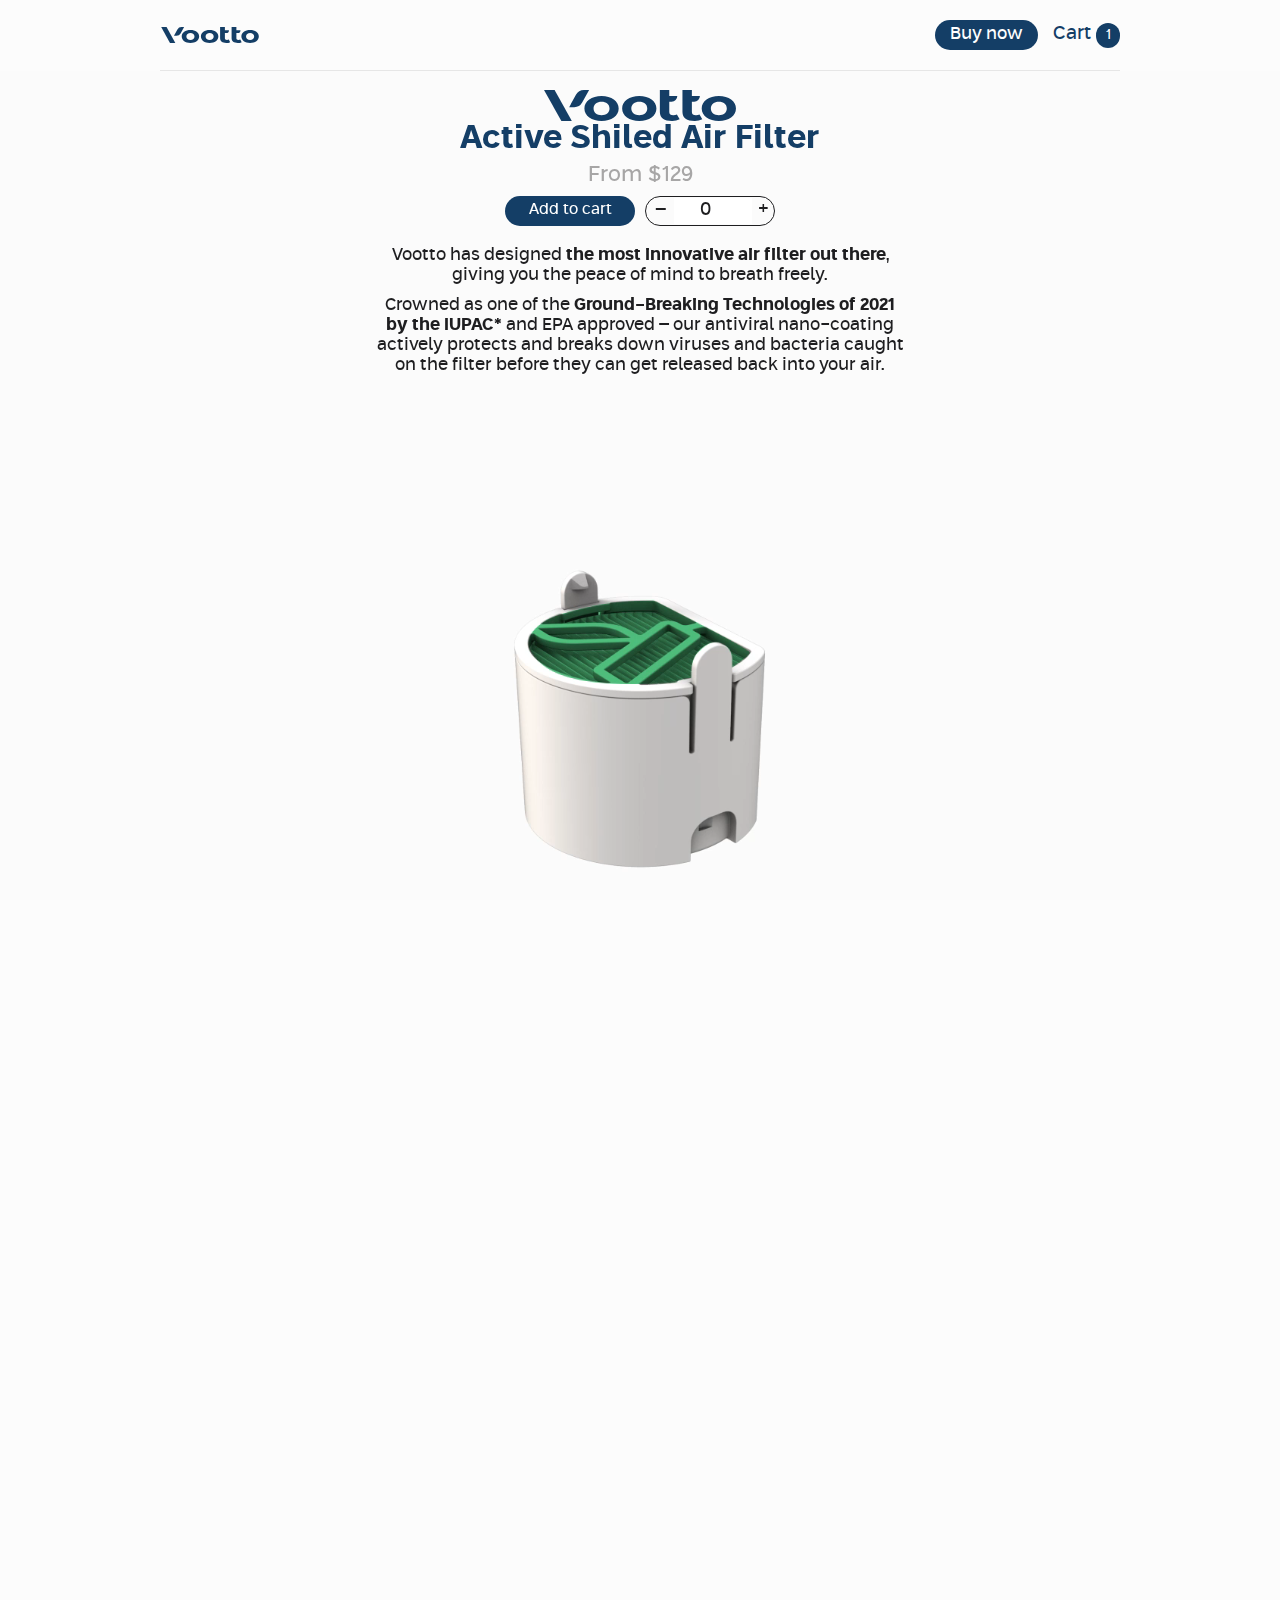
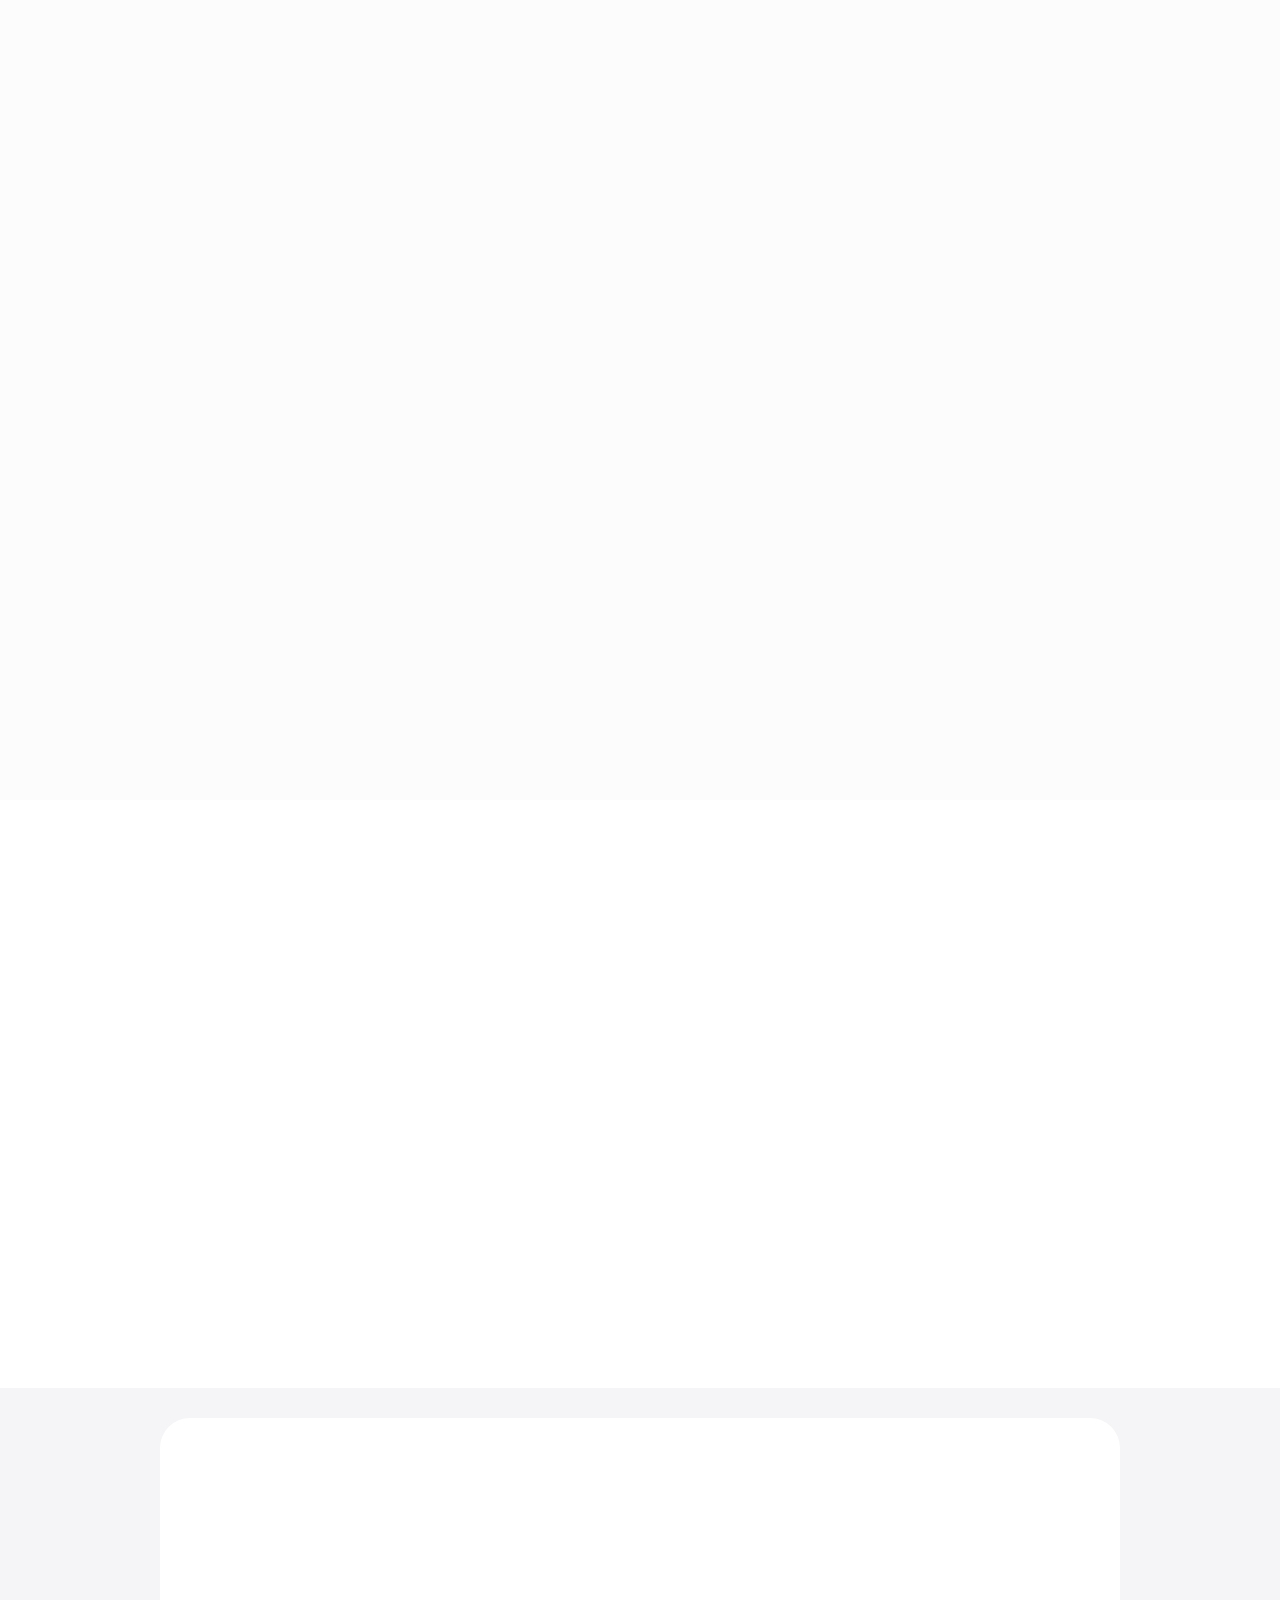
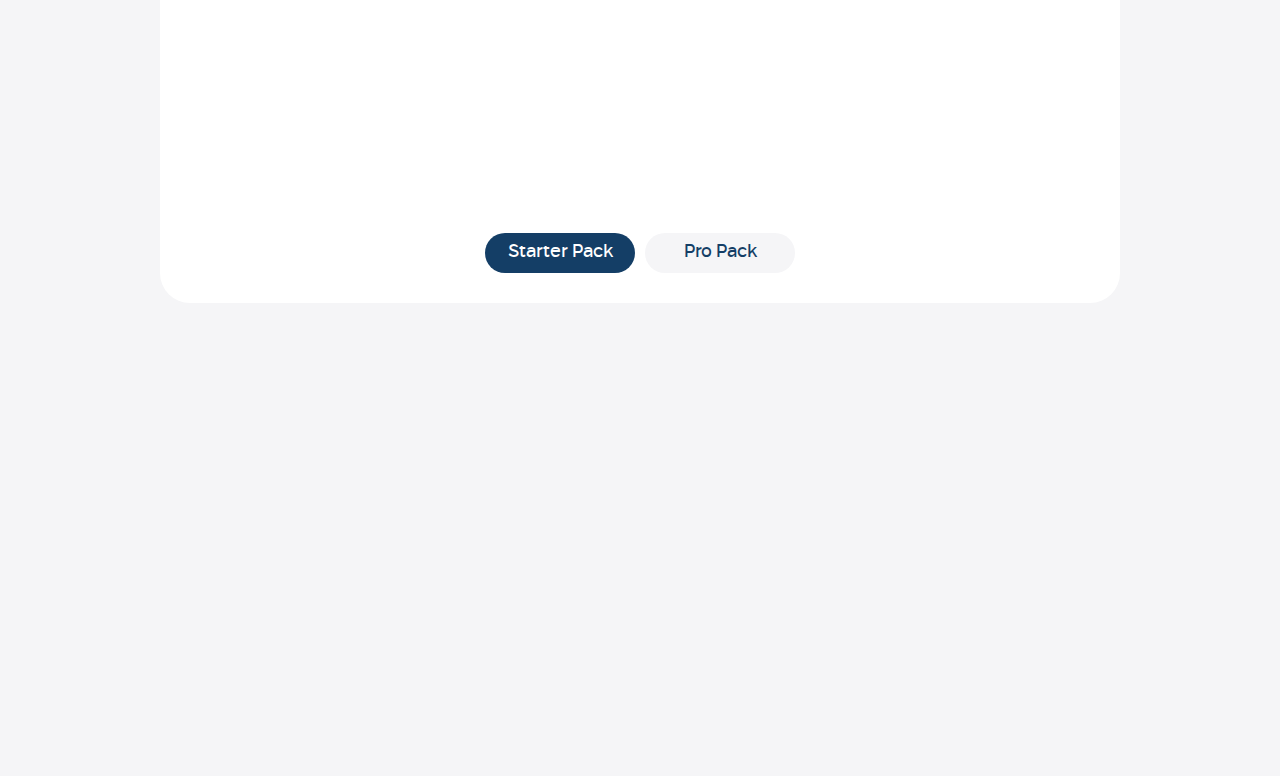
<file: product-filter.html>
<!DOCTYPE html>
<html lang="en">

<head>
   <meta charset="UTF-8">
   <meta name="viewport" content="width=device-width, initial-scale=1.0">
   <title>Document</title>
   <link rel="stylesheet" href="./css/main.css">

   <link rel="stylesheet" type="text/css" href="./OwlCarousel2-2.3.4/dist/assets/owl.carousel.css">
   <link rel="stylesheet" type="text/css" href="./OwlCarousel2-2.3.4/dist/assets/owl.theme.default.css">
   <link rel="stylesheet" href="./magnific-popup/dist/magnific-popup.css"> 
</head>

<body>



<div class="body-wrapper ">

      <!--HEADER-->
      <header id="header" class="header">
         <div class="_conteiner">
            <div class="_inner">
               <a href="./index.html" class="logo-link">
                  <img src="./img/logo-header.svg" alt="" class="header__logo">
               </a>
               <div class="header__menu">
                  <button type="button" class="header__menu-btn">Buy now</button>
                  <div class="header__menu-cart">
                     <div class="header__menu-cart-text">Cart</div>
                     <div class="header__menu-cart-amount"><span>1</span></div>
                  </div>
               </div>
               <div class="header__burger-menu">
                  <div class="burger-menu__icon">
                     <div class="burger-menu__bcg">
                        <span></span>
                        <span></span>
                        <span></span>
                     </div>
                     <div class="burger-menu__bcg burger-menu__bcg-2">
                        <span></span>
                        <span></span>
                        <span></span>
                     </div>
                  </div>  
               </div>
            </div>
         </div>
      </header>
   
      
      <!--MAIN-->
    <main class="filter-page">

      <div class="filter-page__baner">
         <div class="_conteiner">
            <div class="_inner">
               <div class="filter-page__baner-content-1">
                  <img src="./img/prod-logo.svg" alt="" class="filter-page__baner-logo _anim-items _anim-no-hide">
                  <div class="filter-page__baner-title _anim-items _anim-no-hide">Active Shiled Air Filter</div>
   
                  <div class="filter-page__baner-price _anim-items _anim-no-hide">From $129</div>
                  <div class="filter-page__baner-btn-block _anim-items _anim-no-hide">
                     <button type="button" class="product__btn">Add to cart</button>
                     <div class="product__amount">
                        <button type="button" onclick="this.nextElementSibling.stepDown()">-</button>
                        <input  type="number" min="0" max="10000" value="0" step="1" readonly  class="raz">
                        <button type="button" onclick="this.previousElementSibling.stepUp()">+</button>
                     </div>
                  </div> 
                  <div class="filter-page__baner-text _anim-items _anim-no-hide">
                     <p>Vootto has designed <span>the most innovative air filter out there</span>, giving you the peace of mind to breath freely.</p>
                     <p>Crowned as one of the <span>Ground-Breaking Technologies of 2021 by the IUPAC*</span> and EPA approved – our antiviral nano-coating actively protects and breaks down viruses and bacteria caught on the filter before they can get released back into your air.</p>
                  </div>
               </div>
               <div class="filter-page__baner-content-2">
                  <div class="filter-page__baner-title">Active Shield
                     <br>4 Layer
                     <br>filtration:</div>
                  <ul class="filter-page__baner-list">
                     <li class="filter-page__baner-item">
                        <div class="filter-page__baner-name">SILVADUR antimicrobial™</div>
                        <div class="filter-page__baner-about">breaks down microorganisms’
                           membrane by using specialized
                           silver ions.</div>
                     </li>
                     <li class="filter-page__baner-item">
                        <div class="filter-page__baner-name">Activated Carbon</div>
                        <div class="filter-page__baner-about">absorbs VOC’s and chemical
                           pollutants, removes smoke,
                           and clears the air.</div>
                     </li>                     
                     <li class="filter-page__baner-item">
                        <div class="filter-page__baner-name">HEPA H13 filter</div>
                        <div class="filter-page__baner-about">medical-grade filter that can catch
                           up to 99.9% of all pollutants from
                           the air, including dust, allergens,
                           germs and more.</div>
                     </li>
                     <li class="filter-page__baner-item">
                        <div class="filter-page__baner-name">All Natural Anti-Smell granules</div>
                        <div class="filter-page__baner-about">comprised of over 200 natural
                           herbs, this layer neutralizes completely
                           any odor to pass through it.</div>
                     </li>
                  </ul>

               </div>
                       
            </div>
            <div class="filter-page__baner-media _anim-items _anim-no-hide">
               <!-- <img src="./img/prod-baner-img.png" alt="" class="filter-page__baner-image"> -->
               <video muted playsinline  class="filter-page__baner-video" > 
                  <source src="./img/Comp_25.mp4" type="video/mp4">
                </video>
            </div>
         </div>
      </div>







 
   </main>
      <!--MAIN-->

         <!--FOOTER-->
      <div class="refresh">
         <div class="_conteiner">
            <div class="_inner">
               <div class="product__title  _anim-items _anim-no-hide">Refresh Your Airspace</div>
               <ul class="product__list">
                  <li class="product__item  _anim-items _anim-no-hide parallax" data-speed="-1">
                     <div class="product__image">
                        <img src="./img/product-img-3.png" alt="">
                     </div>
                     <div class="product__name">Morning Shine
                        <br>Vanilla Scent Capsule</div>
                     <div class="product__price">From $129</div>
                     <button type="button" class="product__btn">Add to cart</button>
                     <div class="product__amount">
                        <button type="button" onclick="this.nextElementSibling.stepDown()">-</button>
                        <input  type="number" min="0" max="10000" value="0" step="1" readonly  class="raz">
                        <button type="button" onclick="this.previousElementSibling.stepUp()">+</button>
                     </div> 
                     <div class="product__info">
                        <div class="product__info-item">Start the day right with the focusing
                           effect of Morning Shine.</div>
                     </div> 
                  </li>
                  <li class="product__item  _anim-items _anim-no-hide parallax" data-speed="-1">
                     <div class="product__image">
                        <img src="./img/product-img-4.png" alt="">
                     </div>
                     <div class="product__name">Sunrise - New Car
                        <br>Scent Capsule</div>
                     <div class="product__price">From $129</div>
                     <button type="button" class="product__btn">Add to cart</button>
                     <div class="product__amount">
                        <button type="button" onclick="this.nextElementSibling.stepDown()">-</button>
                        <input  type="number" min="0" max="10000" value="0" step="1" readonly  class="raz">
                        <button type="button" onclick="this.previousElementSibling.stepUp()">+</button>
                     </div> 
                     <div class="product__info">
                        <div class="product__info-item">Brighten and Uplift your space
                           with the optimistic Sunrise scent.</div>
                     </div> 
                  </li>
                  <li class="product__item  _anim-items _anim-no-hide parallax" data-speed="-1">
                     <div class="product__image">
                        <img src="./img/product-img-5.png" alt="">
                     </div>
                     <div class="product__name">Midnight Lavender
                        <br>Scent Capsule</div>
                     <div class="product__price">From $129</div>
                     <button type="button" class="product__btn">Add to cart</button>
                     <div class="product__amount">
                        <button type="button" onclick="this.nextElementSibling.stepDown()">-</button>
                        <input  type="number" min="0" max="10000" value="0" step="1" readonly  class="raz">
                        <button type="button" onclick="this.previousElementSibling.stepUp()">+</button>
                     </div> 
                     <div class="product__info">
                        <div class="product__info-item">Relax and Unwind with the sweet
                           calming effect of Midnight Lavender.</div>
                     </div> 
                  </li>
               </ul>
            </div>
         </div>
      </div>
      <div class="pack">
         <div class="_conteiner">
            <div class="_inner">
               <div class="pack__wrapper  _anim-items _anim-no-hide">
                  <div class="pack__start">
                     <div class="pack__inner">
                        <div class="pack__content">
                           <div class="pack__title _anim-items _anim-no-hide">Starter Pack
                              <br>6 Months' Use</div>
                           <div class="pack__postTitle _anim-items _anim-no-hide">3 Vootto scent capsules to allow you to use the device freely for the duration of 6 months.</div>
                           <ul class="pack__about-list _anim-items _anim-no-hide">
                              <li class="pack__about-item">
                                 <div class="pack__about-text">Morning Shine
                                    <br>Vanilla Scent Capsule</div>
                              </li>
                              <li class="pack__about-item">
                                 <div class="pack__about-text">Sunrise - New Car
                                    <br>Scent Capsule</div>
                              </li>
                              <li class="pack__about-item">
                                 <div class="pack__about-text">Midnight Lavender
                                    <br>Scent Capsule</div>
                              </li>
                           </ul>
                           <div class="pack__note _anim-items _anim-no-hide">* We recommend switching scent capsules anywhere between 1 to 2 months</div>
                           <div class="pack__price _anim-items _anim-no-hide">From $129</div>
                           <div class="pack__btn-block _anim-items _anim-no-hide">
                              <button type="button" class="pack__btn">Add to cart</button>
                              <div class="pack__amount">
                                 <button type="button" onclick="this.nextElementSibling.stepDown()">-</button>
                                 <input  type="number" min="0" max="10000" value="0" step="1" readonly  class="raz">
                                 <button type="button" onclick="this.previousElementSibling.stepUp()">+</button>
                              </div>
                           </div>
                        </div>
                        <img src="./img/pack-img-1.png" alt="" class="pack__image _anim-items _anim-no-hide">
                     </div>
                  </div>
                  <div class="pack__pro">
                     <div class="pack__inner">
                        <div class="pack__content">
                           <div class="pack__title  _anim-items _anim-no-hide">Pro Pack
                              <br>Yearly</div>
                           <div class="pack__postTitle  _anim-items _anim-no-hide">6 Vootto scent capsules and 1 extra Active Shield filter capsule to allow you to use the device freely for the duration of a whole year*</div>
                           <ul class="pack__about-list  _anim-items _anim-no-hide">
                              <li class="pack__about-item">
                                 <div class="pack__about-text">Morning Shine
                                    <br>Vanilla Scent Capsule</div>
                                 <div class="pack__about-icon">X2</div>
                              </li>
                              <li class="pack__about-item">
                                 <div class="pack__about-text">Sunrise - New Car
                                    <br>Scent Capsule</div>
                                 <div class="pack__about-icon">X2</div>
                              </li>
                              <li class="pack__about-item">
                                 <div class="pack__about-text">Midnight Lavender
                                    <br>Scent Capsule</div>
                                 <div class="pack__about-icon">X2</div>
                              </li>
                           </ul>
                           <div class="pack__note  _anim-items _anim-no-hide">* We recommend switching scent capsules
                              anywhere between 1 to 2 months and the
                              Active Shield filter once per 6-8 months.</div>
                           <div class="pack__price  _anim-items _anim-no-hide">From $129</div>
                           <div class="pack__btn-block  _anim-items _anim-no-hide">
                              <button type="button" class="pack__btn">Add to cart</button>
                              <div class="pack__amount">
                                 <button type="button" onclick="this.nextElementSibling.stepDown()">-</button>
                                 <input  type="number" min="0" max="10000" value="0" step="1" readonly  class="raz">
                                 <button type="button" onclick="this.previousElementSibling.stepUp()">+</button>
                              </div>
                           </div>
                           
                        </div>
                        <img src="./img/pack-img-2.png" alt="" class="pack__image  _anim-items _anim-no-hide">
                     </div>
                  </div>
                  <div class="pack__btn-filter-block">
                     <div class="pack__btn-filter pack__btn-filter-start _active-btn">Starter Pack</div>
                     <div class="pack__btn-filter pack__btn-filter-pro">Pro Pack</div>
                  </div>
               </div>
            </div>
         </div>
      </div>  

  
      <footer class="footer">
         <div class="_conteiner">
            <div class="_inner">
                <div class="footer__contacts-block  _anim-items _anim-no-hide">
                  <div class="contacts-block__title">Anything
                     <br>To Ask Us?</div>
                  <a href="mailto:support@vootto.com" class="contacts-block__mail">support@vootto.com</a>
                  <ul class="contacts-block__list">
                     <li class="contacts-block__item">
                        <div class="contacts-block__name">Phone</div>
                        <a href="tel:+972 (52) 656 8038" class="contacts-block__link">+972 (52) 656 8038</a>
                     </li>
                     <li class="contacts-block__item">
                        <div class="contacts-block__name">Address</div>
                        <a href="#" class="contacts-block__link">6 kompert st. Tel-Aviv</a>
                     </li>
                  </ul>
                </div>
                <div class="form-block  _anim-items _anim-no-hide">
                  <div class="form-block__title">Contact Us</div>
                  <form action="#" class="form-block__form">
                     <ul class="form-list">
                        <li class="form-item">
                           <div class="form-item__name">Full name</div>
                           <input required class="form-input" placeholder="Your name" type="text" name="name">
                        </li>
                        <li class="form-item">
                           <div class="form-item__name">Email</div>
                           <input required class="form-input" placeholder="Email address" type="email" name="email" >                     
                        </li>
                        <li class="form-item">
                           <div class="form-item__name">Phone</div>
                           <input required class="form-input" placeholder="Phone number" type="tel" name="phone" >
                        </li>
                        <li class="form-item">
                           <div class="form-item__name">Subject</div>
                           <input required class="form-input" placeholder="Email address" type="email" name="SubjectEmail" > 
                        </li>
                        <li class="form-item form-item-message">
                           <div class="form-item__name">Message</div>
                           <textarea class="form-input form-input-message" placeholder="Type here your message" rows="3" cols="45" type="text" name="message" ></textarea>
                        </li>
                     </ul>
                     <button class="form-input--submit" type="submit">
                        <div class="_link-btn--text">Submit</div>
                        <div class="_link-btn--icon"></div>
                     </button>
                  </form>
                </div>
                <div class="footer__footer-block  _anim-items _anim-no-hide">
                  <img src="./img/Logotype_Vootto_print_board.svg" alt="" class="footer-block__logo">
                  <div class="footer-block__text">©All Rights Reserved</div>
                  <div class="footer-block__link-block">
                     <a href="#" class="footer-block__link">Privacy Policy</a>
                     <a href="#" class="footer-block__link">Terms & Conditions</a>
                  </div>
                </div>
            </div>
         </div>
      </footer>
      <!--FOOTER-->

</div>



<script src="./jquery/dist/jquery.min.js"></script>
<script src="./js/dynamicAdapt.js"></script>
<script src="./OwlCarousel2-2.3.4/dist/owl.carousel.min.js"></script>
<script src="./magnific-popup/dist/jquery.magnific-popup.min.js"></script>

<script src="./js/scrollmagic/minified/ScrollMagic.min.js"></script>
<script src="./js/scrollmagic/uncompressed/gsap.js"></script>
<script src="./js/scrollmagic/uncompressed/plugins/animation.gsap.js"></script>

<script src="./js/scrollmagic/uncompressed/plugins/debug.addIndicators.js"></script>
<script src="./js/scrollmagic/minified/plugins/TweenMax.min.js"></script>
<script src="./js/foo.js"></script>
<script src="./js/main.js"></script>


</body>
</html>
</file>
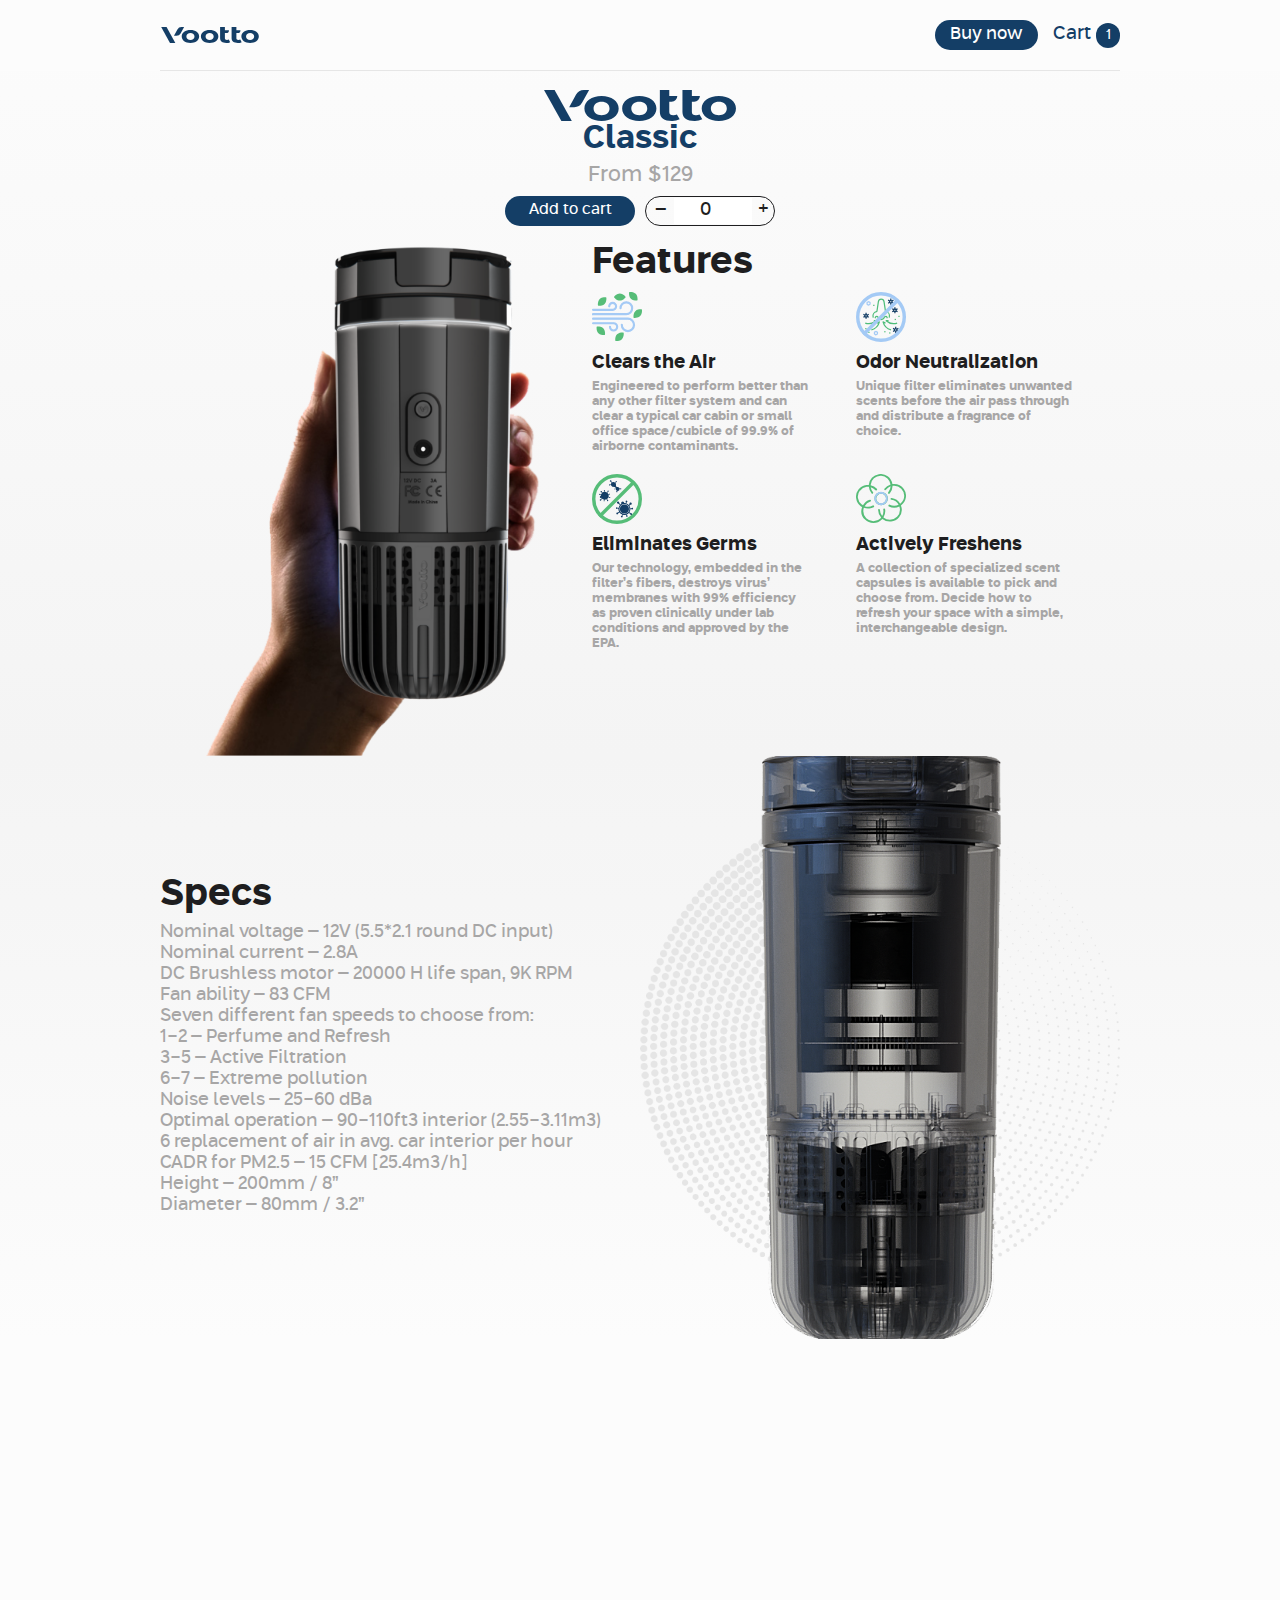
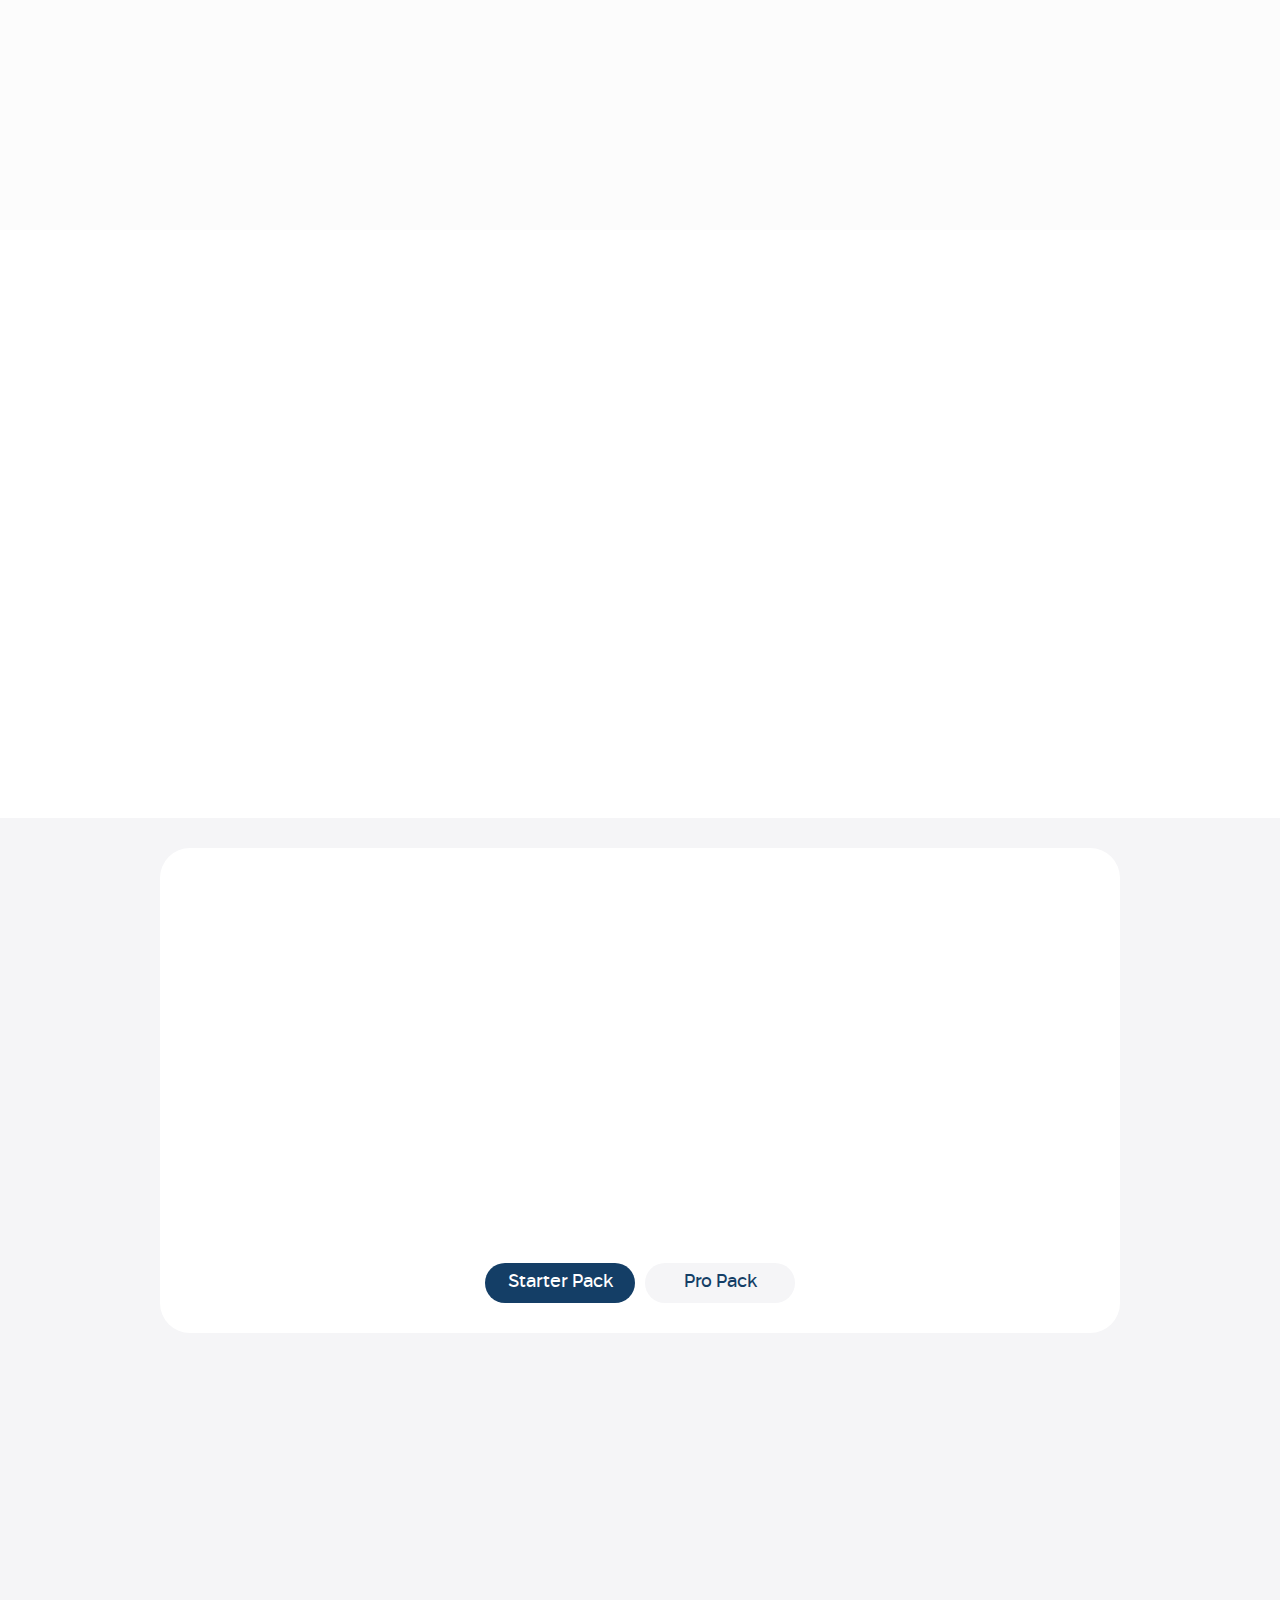
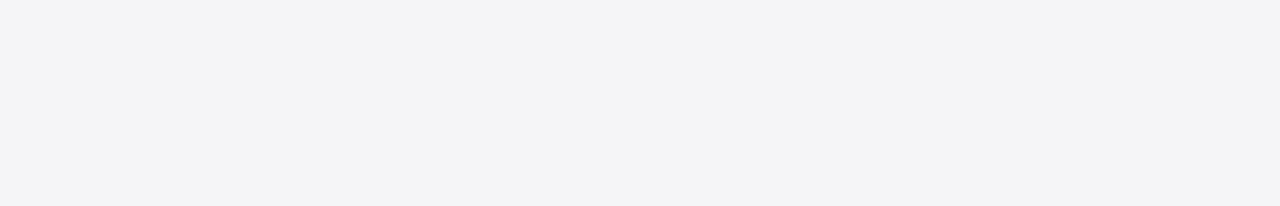
<file: product.html>
<!DOCTYPE html>
<html lang="en">

<head>
   <meta charset="UTF-8">
   <meta name="viewport" content="width=device-width, initial-scale=1.0">
   <title>Document</title>
   <link rel="stylesheet" href="./css/main.css">

   <link rel="stylesheet" type="text/css" href="./OwlCarousel2-2.3.4/dist/assets/owl.carousel.css">
   <link rel="stylesheet" type="text/css" href="./OwlCarousel2-2.3.4/dist/assets/owl.theme.default.css">
   <link rel="stylesheet" href="./magnific-popup/dist/magnific-popup.css"> 
</head>

<body>



<div class="body-wrapper ">

      <!--HEADER-->
      <header id="header" class="header">
         <div class="_conteiner">
            <div class="_inner">
               <a href="./index.html" class="logo-link">
                  <img src="./img/logo-header.svg" alt="" class="header__logo">
               </a>
               <div class="header__menu">
                  <button type="button" class="header__menu-btn">Buy now</button>
                  <div class="header__menu-cart">
                     <div class="header__menu-cart-text">Cart</div>
                     <div class="header__menu-cart-amount"><span>1</span></div>
                  </div>
               </div>
               <div class="header__burger-menu">
                  <div class="burger-menu__icon">
                     <div class="burger-menu__bcg">
                        <span></span>
                        <span></span>
                        <span></span>
                     </div>
                     <div class="burger-menu__bcg burger-menu__bcg-2">
                        <span></span>
                        <span></span>
                        <span></span>
                     </div>
                  </div>  
               </div>
            </div>
         </div>
      </header>
   
      
      <!--MAIN-->
    <main class="product-page">
      <div class="product-page__baner">
         <div class="_conteiner">
            <div class="_inner">
               <img src="./img/prod-logo.svg" alt="" class="product-page__baner-logo _anim-items _anim-no-hide">
               <div class="product-page__baner-title _anim-items _anim-no-hide">Classic</div>

               <div class="product-page__baner-price _anim-items _anim-no-hide">From $129</div>
               <div class="product-page__baner-btn-block _anim-items _anim-no-hide">
                  <button type="button" class="product__btn">Add to cart</button>
                  <div class="product__amount">
                     <button type="button" onclick="this.nextElementSibling.stepDown()">-</button>
                     <input  type="number" min="0" max="10000" value="0" step="1" readonly  class="raz">
                     <button type="button" onclick="this.previousElementSibling.stepUp()">+</button>
                  </div>
               </div> 
               <div class="product-page__baner-wrapper">
                  <img src="./img/prod-baner-img.png" alt="" class="product-page__baner-image _anim-items _anim-no-hide">
                  <div class="product-page__baner-content">
                     <div class="product-page__baner-content--title _anim-items _anim-no-hide">Features</div>
                     <ul class="product-page__baner-content--list _anim-items _anim-no-hide">
                        <li class="product-page__baner-content--item">
                           <img src="./img/prod-icon-1.svg" alt="" class="product-page__baner-content--icon">
                           <div class="product-page__baner-content--name">Clears the Air</div>
                           <div class="product-page__baner-content--text">Engineered to perform better than any 
                              other filter system and can clear a typical 
                              car cabin or small office space/cubicle of 
                              99.9% of airborne contaminants.</div>
                        </li>
                        <li class="product-page__baner-content--item ">
                           <img src="./img/prod-icon-2.svg" alt="" class="product-page__baner-content--icon">
                           <div class="product-page__baner-content--name">Odor Neutralization</div>
                           <div class="product-page__baner-content--text">Unique filter eliminates unwanted scents before the air pass through and distribute a fragrance of choice.</div>
                        </li>
                        <li class="product-page__baner-content--item">
                           <img src="./img/prod-icon-3.svg" alt="" class="product-page__baner-content--icon">
                           <div class="product-page__baner-content--name">Eliminates Germs</div>
                           <div class="product-page__baner-content--text">Our technology, embedded in the filter’s fibers, destroys virus’ membranes with 99% efficiency as proven clinically under lab conditions and approved by the EPA.</div>
                        </li>
                        <li class="product-page__baner-content--item">
                           <img src="./img/prod-icon-4.svg" alt="" class="product-page__baner-content--icon">
                           <div class="product-page__baner-content--name">Actively Freshens</div>
                           <div class="product-page__baner-content--text">A collection of specialized scent capsules is available to pick and choose from. Decide how to refresh your space with a simple, interchangeable design.</div>
                        </li>
                     </ul>
                  </div>
               </div>          
            </div>
         </div>
      </div>

      <div class="product-page__about">
         <div class="_conteiner">
            <div class="_inner">
               <div class="product-page__about-content">
                  <div class="product-page__about-title _anim-items _anim-no-hide">Specs</div>
                  <div class="product-page__about-text _anim-items _anim-no-hide">Nominal voltage – 12V (5.5*2.1 round DC input)
                     <br>Nominal current – 2.8A
                     <br>DC Brushless motor – 20000 H life span, 9K RPM
                     <br>Fan ability – 83 CFM
                     <br>Seven different fan speeds to choose from:
                     <br>1-2 – Perfume and Refresh
                     <br>3-5 – Active Filtration
                     <br>6-7 – Extreme pollution 
                     <br>Noise levels – 25-60 dBa
                     <br>Optimal operation – 90-110ft3 interior (2.55-3.11m3)
                     <br>6 replacement of air in avg. car interior per hour
                     <br>CADR for PM2.5 – 15 CFM [25.4m3/h]
                     <br>Height – 200mm / 8”
                     <br>Diameter – 80mm / 3.2”</div>
               </div>
               <div class="product-page__about-media _anim-items _anim-no-hide">
                  <img src="./img/prod-about-fon.png" alt="" class="product-page__about-fon">
                  <img src="./img/prod-about-img.png" alt="" class="product-page__about-img">
               </div>
            </div>
         </div>
      </div>

      <div class="product-page__package">
         <div class="_conteiner">
            <div class="_inner">
               <div class="product-page__package-content">
                  <div class="product-page__package-title _anim-items _anim-no-hide">What’s in the
                     Package?</div>
                  <div class="product-page__package-text _anim-items _anim-no-hide">Vootto Classic Air Purifier Unit
                     <br>One Active Shield Air Filter capsule
                     <br>One Scent capsule
                     <br>One of 2 power supply adapter:
                     <br>Car Adapter with 2 USB outputs and a DC 12V cable
                     <br>Home Adapter with a DC 12V cable</div>
                  <ul class="product-page__package-list">
                     <li class="product-page__package-item _anim-items _anim-no-hide">
                        <div class="product-page__package-name">Certifications</div>
                        <div class="product-page__package-about">FCC, CE, EPA approved Antimicrobial Filter</div>
                     </li>
                     <li class="product-page__package-item _anim-items _anim-no-hide">
                        <div class="product-page__package-name">Manufacturer</div>
                        <div class="product-page__package-about">ISO 9001 quality standard factory.</div>
                     </li>
                     <li class="product-page__package-item _anim-items _anim-no-hide">
                        <div class="product-page__package-name">Flammability rate</div>
                        <div class="product-page__package-about">UL-94 V-0 (for all parts)</div>
                     </li>
                     <li class="product-page__package-item _anim-items _anim-no-hide">
                        <div class="product-page__package-name">Operation temperature</div>
                        <div class="product-page__package-about">-20 <=> +80°C / -4 <=> +176°F</div>
                     </li>
                  </ul>
               </div>
                  <img src="./img/prod-package-img.png" alt="" class="product-page__package-img _anim-items _anim-no-hide">
            </div>
         </div>
      </div>

   </main>
      <!--MAIN-->

           <!--FOOTER-->

      <div class="refresh">
         <div class="_conteiner">
            <div class="_inner">
               <div class="product__title  _anim-items _anim-no-hide">Refresh Your Airspace</div>
               <ul class="product__list">
                  <li class="product__item  _anim-items _anim-no-hide parallax" data-speed="-1">
                     <div class="product__image">
                        <img src="./img/product-img-3.png" alt="">
                     </div>
                     <div class="product__name">Morning Shine
                        <br>Vanilla Scent Capsule</div>
                     <div class="product__price">From $129</div>
                     <button type="button" class="product__btn">Add to cart</button>
                     <div class="product__amount">
                        <button type="button" onclick="this.nextElementSibling.stepDown()">-</button>
                        <input  type="number" min="0" max="10000" value="0" step="1" readonly  class="raz">
                        <button type="button" onclick="this.previousElementSibling.stepUp()">+</button>
                     </div> 
                     <div class="product__info">
                        <div class="product__info-item">Start the day right with the focusing
                           effect of Morning Shine.</div>
                     </div> 
                  </li>
                  <li class="product__item  _anim-items _anim-no-hide parallax" data-speed="-1">
                     <div class="product__image">
                        <img src="./img/product-img-4.png" alt="">
                     </div>
                     <div class="product__name">Sunrise - New Car
                        <br>Scent Capsule</div>
                     <div class="product__price">From $129</div>
                     <button type="button" class="product__btn">Add to cart</button>
                     <div class="product__amount">
                        <button type="button" onclick="this.nextElementSibling.stepDown()">-</button>
                        <input  type="number" min="0" max="10000" value="0" step="1" readonly  class="raz">
                        <button type="button" onclick="this.previousElementSibling.stepUp()">+</button>
                     </div> 
                     <div class="product__info">
                        <div class="product__info-item">Brighten and Uplift your space
                           with the optimistic Sunrise scent.</div>
                     </div> 
                  </li>
                  <li class="product__item  _anim-items _anim-no-hide parallax" data-speed="-1">
                     <div class="product__image">
                        <img src="./img/product-img-5.png" alt="">
                     </div>
                     <div class="product__name">Midnight Lavender
                        <br>Scent Capsule</div>
                     <div class="product__price">From $129</div>
                     <button type="button" class="product__btn">Add to cart</button>
                     <div class="product__amount">
                        <button type="button" onclick="this.nextElementSibling.stepDown()">-</button>
                        <input  type="number" min="0" max="10000" value="0" step="1" readonly  class="raz">
                        <button type="button" onclick="this.previousElementSibling.stepUp()">+</button>
                     </div> 
                     <div class="product__info">
                        <div class="product__info-item">Relax and Unwind with the sweet
                           calming effect of Midnight Lavender.</div>
                     </div> 
                  </li>
               </ul>
            </div>
         </div>
      </div>
      <div class="pack">
         <div class="_conteiner">
            <div class="_inner">
               <div class="pack__wrapper  _anim-items _anim-no-hide">
                  <div class="pack__start">
                     <div class="pack__inner">
                        <div class="pack__content">
                           <div class="pack__title _anim-items _anim-no-hide">Starter Pack
                              <br>6 Months' Use</div>
                           <div class="pack__postTitle _anim-items _anim-no-hide">3 Vootto scent capsules to allow you to use the device freely for the duration of 6 months.</div>
                           <ul class="pack__about-list _anim-items _anim-no-hide">
                              <li class="pack__about-item">
                                 <div class="pack__about-text">Morning Shine
                                    <br>Vanilla Scent Capsule</div>
                              </li>
                              <li class="pack__about-item">
                                 <div class="pack__about-text">Sunrise - New Car
                                    <br>Scent Capsule</div>
                              </li>
                              <li class="pack__about-item">
                                 <div class="pack__about-text">Midnight Lavender
                                    <br>Scent Capsule</div>
                              </li>
                           </ul>
                           <div class="pack__note _anim-items _anim-no-hide">* We recommend switching scent capsules anywhere between 1 to 2 months</div>
                           <div class="pack__price _anim-items _anim-no-hide">From $129</div>
                           <div class="pack__btn-block _anim-items _anim-no-hide">
                              <button type="button" class="pack__btn">Add to cart</button>
                              <div class="pack__amount">
                                 <button type="button" onclick="this.nextElementSibling.stepDown()">-</button>
                                 <input  type="number" min="0" max="10000" value="0" step="1" readonly  class="raz">
                                 <button type="button" onclick="this.previousElementSibling.stepUp()">+</button>
                              </div>
                           </div>
                        </div>
                        <img src="./img/pack-img-1.png" alt="" class="pack__image _anim-items _anim-no-hide">
                     </div>
                  </div>
                  <div class="pack__pro">
                     <div class="pack__inner">
                        <div class="pack__content">
                           <div class="pack__title  _anim-items _anim-no-hide">Pro Pack
                              <br>Yearly</div>
                           <div class="pack__postTitle  _anim-items _anim-no-hide">6 Vootto scent capsules and 1 extra Active Shield filter capsule to allow you to use the device freely for the duration of a whole year*</div>
                           <ul class="pack__about-list  _anim-items _anim-no-hide">
                              <li class="pack__about-item">
                                 <div class="pack__about-text">Morning Shine
                                    <br>Vanilla Scent Capsule</div>
                                 <div class="pack__about-icon">X2</div>
                              </li>
                              <li class="pack__about-item">
                                 <div class="pack__about-text">Sunrise - New Car
                                    <br>Scent Capsule</div>
                                 <div class="pack__about-icon">X2</div>
                              </li>
                              <li class="pack__about-item">
                                 <div class="pack__about-text">Midnight Lavender
                                    <br>Scent Capsule</div>
                                 <div class="pack__about-icon">X2</div>
                              </li>
                           </ul>
                           <div class="pack__note  _anim-items _anim-no-hide">* We recommend switching scent capsules
                              anywhere between 1 to 2 months and the
                              Active Shield filter once per 6-8 months.</div>
                           <div class="pack__price  _anim-items _anim-no-hide">From $129</div>
                           <div class="pack__btn-block  _anim-items _anim-no-hide">
                              <button type="button" class="pack__btn">Add to cart</button>
                              <div class="pack__amount">
                                 <button type="button" onclick="this.nextElementSibling.stepDown()">-</button>
                                 <input  type="number" min="0" max="10000" value="0" step="1" readonly  class="raz">
                                 <button type="button" onclick="this.previousElementSibling.stepUp()">+</button>
                              </div>
                           </div>
                           
                        </div>
                        <img src="./img/pack-img-2.png" alt="" class="pack__image  _anim-items _anim-no-hide">
                     </div>
                  </div>
                  <div class="pack__btn-filter-block">
                     <div class="pack__btn-filter pack__btn-filter-start _active-btn">Starter Pack</div>
                     <div class="pack__btn-filter pack__btn-filter-pro">Pro Pack</div>
                  </div>
               </div>
            </div>
         </div>
      </div>  

  
      <footer class="footer">
         <div class="_conteiner">
            <div class="_inner">
                <div class="footer__contacts-block  _anim-items _anim-no-hide">
                  <div class="contacts-block__title">Anything
                     <br>To Ask Us?</div>
                  <a href="mailto:support@vootto.com" class="contacts-block__mail">support@vootto.com</a>
                  <ul class="contacts-block__list">
                     <li class="contacts-block__item">
                        <div class="contacts-block__name">Phone</div>
                        <a href="tel:+972 (52) 656 8038" class="contacts-block__link">+972 (52) 656 8038</a>
                     </li>
                     <li class="contacts-block__item">
                        <div class="contacts-block__name">Address</div>
                        <a href="#" class="contacts-block__link">6 kompert st. Tel-Aviv</a>
                     </li>
                  </ul>
                </div>
                <div class="form-block  _anim-items _anim-no-hide">
                  <div class="form-block__title">Contact Us</div>
                  <form action="#" class="form-block__form">
                     <ul class="form-list">
                        <li class="form-item">
                           <div class="form-item__name">Full name</div>
                           <input required class="form-input" placeholder="Your name" type="text" name="name">
                        </li>
                        <li class="form-item">
                           <div class="form-item__name">Email</div>
                           <input required class="form-input" placeholder="Email address" type="email" name="email" >                     
                        </li>
                        <li class="form-item">
                           <div class="form-item__name">Phone</div>
                           <input required class="form-input" placeholder="Phone number" type="tel" name="phone" >
                        </li>
                        <li class="form-item">
                           <div class="form-item__name">Subject</div>
                           <input required class="form-input" placeholder="Email address" type="email" name="SubjectEmail" > 
                        </li>
                        <li class="form-item form-item-message">
                           <div class="form-item__name">Message</div>
                           <textarea class="form-input form-input-message" placeholder="Type here your message" rows="3" cols="45" type="text" name="message" ></textarea>
                        </li>
                     </ul>
                     <button class="form-input--submit" type="submit">
                        <div class="_link-btn--text">Submit</div>
                        <div class="_link-btn--icon"></div>
                     </button>
                  </form>
                </div>
                <div class="footer__footer-block  _anim-items _anim-no-hide">
                  <img src="./img/Logotype_Vootto_print_board.svg" alt="" class="footer-block__logo">
                  <div class="footer-block__text">©All Rights Reserved</div>
                  <div class="footer-block__link-block">
                     <a href="#" class="footer-block__link">Privacy Policy</a>
                     <a href="#" class="footer-block__link">Terms & Conditions</a>
                  </div>
                </div>
            </div>
         </div>
      </footer>
            <!--FOOTER-->

</div>



<script src="./jquery/dist/jquery.min.js"></script>
<script src="./js/dynamicAdapt.js"></script>
<script src="./OwlCarousel2-2.3.4/dist/owl.carousel.min.js"></script>
<script src="./magnific-popup/dist/jquery.magnific-popup.min.js"></script>

<script src="./js/scrollmagic/minified/ScrollMagic.min.js"></script>
<script src="./js/scrollmagic/uncompressed/gsap.js"></script>
<script src="./js/scrollmagic/uncompressed/plugins/animation.gsap.js"></script>

<script src="./js/scrollmagic/uncompressed/plugins/debug.addIndicators.js"></script>
<script src="./js/scrollmagic/minified/plugins/TweenMax.min.js"></script>

<script src="./js/foo.js"></script>

<script src="./js/main.js"></script>


</body>
</html>
</file>
<file: css/main.css>
@charset "UTF-8";

@font-face {
  font-family: "RAG-Sans-1.1";
  src: url("../fonts/rag-sans-1.1-bold.eot");
  src: url("../fonts/rag-sans-1.1-bold.eot?#iefix") format("embedded-opentype"), url("../fonts/rag-sans-1.1-bold.woff2") format("woff2"), url("../fonts/rag-sans-1.1-bold.woff") format("woff"), url("../fonts/rag-sans-1.1-bold.ttf") format("truetype");
  font-weight: bold;
  font-style: normal;
}

@font-face {
  font-family: "RAG-Sans-1.1";
  src: url("../fonts/rag-sans-1.1-regular.eot");
  src: url("../fonts/rag-sans-1.1-regular.eot?#iefix") format("embedded-opentype"), url("../fonts/rag-sans-1.1-regular.woff2") format("woff2"), url("../fonts/rag-sans-1.1-regular.woff") format("woff"), url("../fonts/rag-sans-1.1-regular.ttf") format("truetype");
  font-weight: normal;
  font-style: normal;
}

@font-face {
  font-family: "RAG-Sans-65";
  src: url("../fonts/rag-sans-65-bold_0.eot");
  src: url("../fonts/rag-sans-65-bold_0.eot?#iefix") format("embedded-opentype"), url("../fonts/rag-sans-65-bold_0.woff2") format("woff2"), url("../fonts/rag-sans-65-bold_0.woff") format("woff"), url("../fonts/rag-sans-65-bold_0.ttf") format("truetype");
  font-weight: bold;
  font-style: normal;
}

@font-face {
  font-family: "RAG-Sans-65";
  src: url("../fonts/rag-sans-65-regular_1.eot");
  src: url("../fonts/rag-sans-65-regular_1.eot?#iefix") format("embedded-opentype"), url("../fonts/rag-sans-65-regular_1.woff2") format("woff2"), url("../fonts/rag-sans-65-regular_1.woff") format("woff"), url("../fonts/rag-sans-65-regular_1.ttf") format("truetype");
  font-weight: normal;
  font-style: normal;
}

html {
  -webkit-box-sizing: border-box;
  box-sizing: border-box;
}

*,
*::before,
*::after {
  -webkit-box-sizing: inherit;
  box-sizing: inherit;
}

img {
  display: block;
  width: 100%;
  height: auto;
}

.visually-hidden:not(:focus):not(:active),
input[type=”checkbox”].visually-hidden,
input[type=”radio”].visually-hidden {
  position: absolute;
  width: 1px;
  height: 1px;
  margin: -1px;
  border: 0;
  padding: 0;
  white-space: nowrap;
  -webkit-clip-path: inset(100%);
  clip-path: inset(100%);
  clip: rect(0, 0, 0, 0);
  overflow: hidden;
}

a,
button {
  outline: none !important;
}

a {
  text-decoration: none;
}

ol,
ul {
  list-style: none;
}

/* make sure to set some focus styles for accessibility */

:focus {
  outline: 0;
}

/**
 * Address `outline` inconsistency between Chrome and other browsers.
 */

a:focus {
  outline: thin dotted;
}

/**
 * Improve readability when focused and also mouse hovered in all browsers.
 */

a:active,
a:hover {
  outline: 0;
}

/**
 * Address inconsistent `text-transform` inheritance for `button` and `select`.
 * All other form control elements do not inherit `text-transform` values.
 * Correct `button` style inheritance in Chrome, Safari 5+, and IE 6+.
 * Correct `select` style inheritance in Firefox 4+ and Opera.
 */

button,
select {
  text-transform: none;
}

/**
 * 1. Avoid the WebKit bug in Android 4.0.* where (2) destroys native `audio`
 *    and `video` controls.
 * 2. Correct inability to style clickable `input` types in iOS.
 * 3. Improve usability and consistency of cursor style between image-type
 *    `input` and others.
 * 4. Remove inner spacing in IE 7 without affecting normal text inputs.
 *    Known issue: inner spacing remains in IE 6.
 */

button,
html input[type=button],
input[type=reset],
input[type=submit] {
  -webkit-appearance: button;
  /* 2 */
  cursor: pointer;
  /* 3 */
  *overflow: visible;
  /* 4 */
}

/**
 * Re-set default cursor for disabled elements.
 */

button[disabled],
html input[disabled] {
  cursor: default;
}

/* http://meyerweb.com/eric/tools/css/reset/
   v2.0-modified | 20110126
   License: none (public domain)
*/

html,
body,
div,
span,
applet,
object,
iframe,
a,
ol,
ul,
li,
article,
aside,
canvas,
details,
embed,
figure,
figcaption,
footer,
header,
hgroup,
menu,
nav,
output,
ruby,
section,
summary,
time,
mark,
audio,
video {
  margin: 0;
  padding: 0;
  border: 0;
  font-size: 100%;
  font: inherit;
  vertical-align: baseline;
}

body {
  color: #000000;
  font-family: "RAG-Sans-1.1";
  font-weight: normal;
  font-size: 18px;
  line-height: 1.2;
  text-align: center;
  color: #000;
  background: #fcfcfc;
}

html {
  margin: 0 !important;
  overflow: unset !important;
}

body.noscroll {
  overflow: hidden;
}

.body-wrapper {
  display: -webkit-box;
  display: -ms-flexbox;
  display: flex;
  -webkit-box-orient: vertical;
  -webkit-box-direction: normal;
  -ms-flex-direction: column;
  flex-direction: column;
  min-height: 100vh;
  overflow: hidden;
}

footer {
  margin-top: auto;
}

._conteiner {
  max-width: 1920px;
  margin: 0 auto;
  overflow: hidden;
}

._inner {
  width: 75%;
  margin: 0 auto;
}

input:-webkit-autofill,
input:-webkit-autofill:hover,
input:-webkit-autofill:focus input:-webkit-autofill,
textarea:-webkit-autofill,
textarea:-webkit-autofill:hover textarea:-webkit-autofill:focus,
select:-webkit-autofill,
select:-webkit-autofill:hover,
select:-webkit-autofill:focus {
  border: 0;
  border-bottom: 1px solid #dbd6cc;
  -webkit-text-fill-color: #dbd6cc;
  -webkit-box-shadow: 0 0 0px 1000px transparent inset;
  -webkit-transition: background-color 5000s ease-in-out 0s;
  transition: background-color 5000s ease-in-out 0s;
  background: transparent;
}

body::-webkit-scrollbar {
  width: 2px;
}

body::-webkit-scrollbar-track {
  background-color: #000;
  -webkit-box-shadow: inset 0 0 2px rgba(0, 0, 0, 0.3);
}

body::-webkit-scrollbar-thumb {
  background-color: #fff;
  outline: 1px solid slategrey;
}

.header {
  position: fixed;
  width: 100%;
  margin: 0 auto;
  z-index: 100;
  top: 0;
  background: #fcfcfc;
  -webkit-transition: all 0.3s ease-in-out;
  -o-transition: all 0.3s ease-in-out;
  transition: all 0.3s ease-in-out;
}

.header ._inner {
  display: -webkit-box;
  display: -ms-flexbox;
  display: flex;
  -webkit-box-align: center;
  -ms-flex-align: center;
  align-items: center;
  -webkit-box-pack: justify;
  -ms-flex-pack: justify;
  justify-content: space-between;
  padding: 30px 0px;
  border-bottom: 1px solid #e6e6e6;
}

.header.fadeOut {
  top: -100%;
}

.header__logo {
  width: 100px;
  height: 16px;
}

.header__menu {
  display: -webkit-box;
  display: -ms-flexbox;
  display: flex;
  -webkit-box-align: center;
  -ms-flex-align: center;
  align-items: center;
  width: -webkit-max-content;
  width: -moz-max-content;
  width: max-content;
}

.header__menu-btn {
  height: 37px;
  border: none;
  border-radius: 18.5px;
  background: #143e66;
  display: -webkit-box;
  display: -ms-flexbox;
  display: flex;
  -webkit-box-align: center;
  -ms-flex-align: center;
  align-items: center;
  -webkit-box-pack: center;
  -ms-flex-pack: center;
  justify-content: center;
  font-family: "RAG-Sans-1.1";
  font-weight: normal;
  font-size: 24px;
  line-height: 24px;
  text-align: center;
  color: #fff;
  padding: 0 20px;
  margin-right: 20px;
  -webkit-transition: all 0.3s linear;
  -o-transition: all 0.3s linear;
  transition: all 0.3s linear;
}

.header__menu-btn:hover {
  background: #4ebd79;
}

.header__menu-cart {
  display: -webkit-box;
  display: -ms-flexbox;
  display: flex;
  -webkit-box-align: center;
  -ms-flex-align: center;
  align-items: center;
  -webkit-box-pack: center;
  -ms-flex-pack: center;
  justify-content: center;
}

.header__menu-cart-text {
  font-family: "RAG-Sans-1.1";
  font-weight: normal;
  font-size: 24px;
  line-height: 24px;
  text-align: left;
  color: #143e66;
  margin-right: 10px;
}

.header__menu-cart-amount {
  font-family: "RAG-Sans-1.1";
  font-weight: normal;
  font-size: 18px;
  line-height: 24px;
  text-align: left;
  color: #fff;
  display: -webkit-box;
  display: -ms-flexbox;
  display: flex;
  -webkit-box-align: center;
  -ms-flex-align: center;
  align-items: center;
  -webkit-box-pack: center;
  -ms-flex-pack: center;
  justify-content: center;
  padding: 2px 8px;
  border-radius: 20px;
  background: #143e66;
  min-height: 28px;
  min-width: 28px;
}

.footer {
  padding-top: 100px;
  background: #f5f5f7;
}

.footer ._inner {
  display: -webkit-box;
  display: -ms-flexbox;
  display: flex;
  -ms-flex-wrap: wrap;
  flex-wrap: wrap;
  -webkit-box-pack: justify;
  -ms-flex-pack: justify;
  justify-content: space-between;
  -webkit-box-align: stretch;
  -ms-flex-align: stretch;
  align-items: stretch;
}

.footer__contacts-block {
  -webkit-box-flex: 0;
  -ms-flex: 0 0 50%;
  flex: 0 0 50%;
  width: 50%;
  display: -webkit-box;
  display: -ms-flexbox;
  display: flex;
  -webkit-box-orient: vertical;
  -webkit-box-direction: normal;
  -ms-flex-direction: column;
  flex-direction: column;
  -webkit-transition: opacity 0.8s 0.3s linear, -webkit-transform 0.7s 0.3s linear;
  transition: opacity 0.8s 0.3s linear, -webkit-transform 0.7s 0.3s linear;
  -o-transition: opacity 0.8s 0.3s linear, transform 0.7s 0.3s linear;
  transition: opacity 0.8s 0.3s linear, transform 0.7s 0.3s linear;
  transition: opacity 0.8s 0.3s linear, transform 0.7s 0.3s linear, -webkit-transform 0.7s 0.3s linear;
  -webkit-transform: translateY(50px);
  -ms-transform: translateY(50px);
  transform: translateY(50px);
  opacity: 0;
}

.footer__contacts-block._js_active {
  opacity: 1;
  -webkit-transform: translateY(0px);
  -ms-transform: translateY(0px);
  transform: translateY(0px);
}

.contacts-block__title {
  font-family: "RAG-Sans-1.1";
  font-weight: bold;
  font-size: 100px;
  line-height: 0.82;
  text-align: left;
  color: #1e1e20;
}

.contacts-block__mail {
  font-family: "RAG-Sans-65";
  font-weight: normal;
  font-size: 24px;
  line-height: 1.2;
  text-align: left;
  color: #a7a6a6;
  margin: auto 0;
}

.contacts-block__list {
  display: -webkit-box;
  display: -ms-flexbox;
  display: flex;
  -webkit-box-align: center;
  -ms-flex-align: center;
  align-items: center;
}

.contacts-block__item {
  -webkit-box-flex: 0;
  -ms-flex: 0 0 50%;
  flex: 0 0 50%;
  width: 50%;
  text-align: left;
}

.contacts-block__name {
  font-family: "RAG-Sans-1.1";
  font-weight: bold;
  font-size: 24px;
  line-height: 1.2;
  text-align: left;
  color: #1e1e20;
}

.contacts-block__link {
  font-family: "RAG-Sans-65";
  font-weight: normal;
  font-size: 24px;
  line-height: 1.2;
  text-align: left;
  color: #1e1e20;
}

.form-block {
  -webkit-box-flex: 0;
  -ms-flex: 0 0 50%;
  flex: 0 0 50%;
  width: 50%;
  -webkit-transition: opacity 0.8s 0.4s linear, -webkit-transform 0.7s 0.4s linear;
  transition: opacity 0.8s 0.4s linear, -webkit-transform 0.7s 0.4s linear;
  -o-transition: opacity 0.8s 0.4s linear, transform 0.7s 0.4s linear;
  transition: opacity 0.8s 0.4s linear, transform 0.7s 0.4s linear;
  transition: opacity 0.8s 0.4s linear, transform 0.7s 0.4s linear, -webkit-transform 0.7s 0.4s linear;
  -webkit-transform: translateY(50px);
  -ms-transform: translateY(50px);
  transform: translateY(50px);
  opacity: 0;
}

.form-block._js_active {
  opacity: 1;
  -webkit-transform: translateY(0px);
  -ms-transform: translateY(0px);
  transform: translateY(0px);
}

.form-block__title {
  font-family: "RAG-Sans-1.1";
  font-weight: bold;
  font-size: 36px;
  line-height: 1.2;
  text-align: left;
  color: #1e1e20;
  margin-bottom: 30px;
}

.form-list {
  display: -webkit-box;
  display: -ms-flexbox;
  display: flex;
  -webkit-box-align: center;
  -ms-flex-align: center;
  align-items: center;
  -webkit-box-pack: justify;
  -ms-flex-pack: justify;
  justify-content: space-between;
  -ms-flex-wrap: wrap;
  flex-wrap: wrap;
}

.form-item {
  -webkit-box-flex: 0;
  -ms-flex: 0 0 48%;
  flex: 0 0 48%;
  width: 48%;
  border-bottom: 1px solid #707070;
  margin-bottom: 20px;
}

.form-item input {
  height: 40px;
  width: 100%;
  background: transparent;
  border: none;
  font-family: "RAG-Sans-65";
  font-weight: normal;
  font-size: 20px;
  line-height: 1.2;
  text-align: left;
  color: #1e1e20;
}

.form-item input::-webkit-input-placeholder {
  font-family: "RAG-Sans-65";
  font-weight: normal;
  font-size: 20px;
  line-height: 35px;
  text-align: left;
  color: #a7a6a6;
}

.form-item input::-moz-placeholder {
  font-family: "RAG-Sans-65";
  font-weight: normal;
  font-size: 20px;
  line-height: 35px;
  text-align: left;
  color: #a7a6a6;
}

.form-item input:-ms-input-placeholder {
  font-family: "RAG-Sans-65";
  font-weight: normal;
  font-size: 20px;
  line-height: 35px;
  text-align: left;
  color: #a7a6a6;
}

.form-item input::-ms-input-placeholder {
  font-family: "RAG-Sans-65";
  font-weight: normal;
  font-size: 20px;
  line-height: 35px;
  text-align: left;
  color: #a7a6a6;
}

.form-item input::placeholder {
  font-family: "RAG-Sans-65";
  font-weight: normal;
  font-size: 20px;
  line-height: 35px;
  text-align: left;
  color: #a7a6a6;
}

.form-item textarea {
  resize: none;
  height: 100px;
  width: 100%;
  background: transparent;
  border: none;
  font-family: "RAG-Sans-65";
  font-weight: normal;
  font-size: 20px;
  line-height: 1.2;
  text-align: left;
  color: #1e1e20;
}

.form-item textarea::-webkit-input-placeholder {
  font-family: "RAG-Sans-65";
  font-weight: normal;
  font-size: 20px;
  line-height: 1.2;
  text-align: left;
  color: #a7a6a6;
}

.form-item textarea::-moz-placeholder {
  font-family: "RAG-Sans-65";
  font-weight: normal;
  font-size: 20px;
  line-height: 1.2;
  text-align: left;
  color: #a7a6a6;
}

.form-item textarea:-ms-input-placeholder {
  font-family: "RAG-Sans-65";
  font-weight: normal;
  font-size: 20px;
  line-height: 1.2;
  text-align: left;
  color: #a7a6a6;
}

.form-item textarea::-ms-input-placeholder {
  font-family: "RAG-Sans-65";
  font-weight: normal;
  font-size: 20px;
  line-height: 1.2;
  text-align: left;
  color: #a7a6a6;
}

.form-item textarea::placeholder {
  font-family: "RAG-Sans-65";
  font-weight: normal;
  font-size: 20px;
  line-height: 1.2;
  text-align: left;
  color: #a7a6a6;
}

.form-item__name {
  font-family: "RAG-Sans-65";
  font-weight: bold;
  font-size: 24px;
  line-height: 1.2;
  text-align: left;
  color: #1e1e20;
}

.form-item-message {
  -webkit-box-flex: 0;
  -ms-flex: 0 0 100%;
  flex: 0 0 100%;
  width: 100%;
  border: none;
}

.form-input--submit {
  height: -webkit-max-content;
  height: -moz-max-content;
  height: max-content;
  background: transparent;
  border: none;
  color: #1e1e20;
  font-family: "RAG-Sans-1.1";
  font-weight: normal;
  font-size: 24px;
  line-height: 24px;
  text-align: left;
  width: -webkit-max-content;
  width: -moz-max-content;
  width: max-content;
  display: -webkit-box;
  display: -ms-flexbox;
  display: flex;
  -webkit-box-align: center;
  -ms-flex-align: center;
  align-items: center;
  -webkit-box-pack: center;
  -ms-flex-pack: center;
  justify-content: center;
  position: relative;
  padding: 0;
  padding-right: 40px;
  -webkit-transition: all 0.3s linear;
  -o-transition: all 0.3s linear;
  transition: all 0.3s linear;
}

.form-input--submit ._link-btn--icon {
  color: #fff;
  background: #1e1e20;
  width: 24px;
  height: 24px;
  margin-left: 10px;
  border-radius: 50%;
  position: relative;
  -webkit-transition: all 0.3s linear;
  -o-transition: all 0.3s linear;
  transition: all 0.3s linear;
}

.form-input--submit ._link-btn--icon::after {
  -webkit-transition: all 0.3s linear;
  -o-transition: all 0.3s linear;
  transition: all 0.3s linear;
  position: absolute;
  top: 50%;
  left: 50%;
  -webkit-transform: translate(-50%, -50%);
  -ms-transform: translate(-50%, -50%);
  transform: translate(-50%, -50%);
  content: "";
  width: 50%;
  height: 60%;
  background-image: url(../img/right-thin-chevron-svgrepo-com-w.svg);
  background-size: contain;
  background-position: center;
  background-repeat: no-repeat;
}

.form-input--submit ._link-btn--text {
  position: relative;
  margin-top: 3px;
}

.form-input--submit ._link-btn--text::after {
  content: "";
  width: 0%;
  height: 2px;
  display: block;
  background-color: #1e1e20;
  position: absolute;
  bottom: -3px;
  left: 0;
  -webkit-transition: all 0.3s linear;
  -o-transition: all 0.3s linear;
  transition: all 0.3s linear;
}

.form-input--submit:hover {
  background: transparent;
  padding-right: 45px;
}

.form-input--submit:hover ._link-btn--icon {
  -webkit-transform: translateX(50%);
  -ms-transform: translateX(50%);
  transform: translateX(50%);
}

.form-input--submit:hover ._link-btn--text::after {
  width: 100%;
}

.footer__footer-block {
  -webkit-box-flex: 0;
  -ms-flex: 0 0 100%;
  flex: 0 0 100%;
  width: 100%;
  border-top: 1px solid #707070;
  padding: 50px 0px;
  margin-top: 90px;
  display: -webkit-box;
  display: -ms-flexbox;
  display: flex;
  -webkit-box-align: center;
  -ms-flex-align: center;
  align-items: center;
  -webkit-box-pack: justify;
  -ms-flex-pack: justify;
  justify-content: space-between;
  -webkit-transition: opacity 0.8s 0.3s linear, -webkit-transform 0.7s 0.3s linear;
  transition: opacity 0.8s 0.3s linear, -webkit-transform 0.7s 0.3s linear;
  -o-transition: opacity 0.8s 0.3s linear, transform 0.7s 0.3s linear;
  transition: opacity 0.8s 0.3s linear, transform 0.7s 0.3s linear;
  transition: opacity 0.8s 0.3s linear, transform 0.7s 0.3s linear, -webkit-transform 0.7s 0.3s linear;
  -webkit-transform: translateY(-50px);
  -ms-transform: translateY(-50px);
  transform: translateY(-50px);
  opacity: 0;
}

.footer__footer-block._js_active {
  opacity: 1;
  -webkit-transform: translateY(0px);
  -ms-transform: translateY(0px);
  transform: translateY(0px);
}

.footer-block__logo {
  width: 162px;
  height: 26.52px;
  background: transparent;
  margin-right: 10px;
  margin-bottom: 5px;
}

.footer-block__text {
  font-family: "RAG-Sans-65";
  font-weight: normal;
  font-size: 18px;
  line-height: 1;
  text-align: left;
  color: #1e1e20;
  margin-right: auto;
}

.footer-block__link-block {
  display: -webkit-box;
  display: -ms-flexbox;
  display: flex;
  -webkit-box-align: center;
  -ms-flex-align: center;
  align-items: center;
}

.footer-block__link {
  font-family: "RAG-Sans-65";
  font-weight: normal;
  font-size: 18px;
  line-height: 1;
  text-align: left;
  color: #1e1e20;
  margin-left: 20px;
}

.animation__wrapper {
  z-index: 300;
  display: block;
  visibility: visible;
  width: 100%;
  height: 100vh;
  overflow: hidden;
  position: fixed;
  top: 0;
  left: 0;
  opacity: 1;
  background: #fcfcfc;
}

.animation__wrapper.close {
  display: none;
}

.animation__list {
  /*  position: absolute;
		    top: 50%;
		    left: 50%;
		    transform: translate(-50%, -50%);
		    // width: 30vh;*/
  width: 100%;
  height: 100%;
}

.animation__item {
  position: absolute;
  top: 50%;
  left: 50%;
  -webkit-transform: translate(-50%, -50%);
  -ms-transform: translate(-50%, -50%);
  transform: translate(-50%, -50%);
  width: 100%;
  height: 100%;
  z-index: 1;
  background-position: center;
  background-repeat: no-repeat;
  background-size: contain;
  background-color: transparent;
  display: -webkit-box;
  display: -ms-flexbox;
  display: flex;
  -webkit-box-align: center;
  -ms-flex-align: center;
  align-items: center;
  -webkit-box-pack: center;
  -ms-flex-pack: center;
  justify-content: center;
}

.animation__item--text {
  font-family: "RAG-Sans-1.1";
  font-weight: bold;
  font-size: 60px;
  line-height: 66px;
  text-align: center;
  color: #a7a6a6;
  display: -webkit-box;
  display: -ms-flexbox;
  display: flex;
  -webkit-box-align: center;
  -ms-flex-align: center;
  align-items: center;
}

.animation__item--text .animation__item--text-color-1,
.animation__item--text .animation__item--text-color-2,
.animation__item--text .animation__item--text-color-3 {
  opacity: 0;
  position: relative;
  overflow: hidden;
}

.animation__item--text .animation__item--text-color-1 {
  -webkit-transition: opacity 0.8s 0.5s linear, -webkit-transform 0.9s 1.2s linear;
  transition: opacity 0.8s 0.5s linear, -webkit-transform 0.9s 1.2s linear;
  -o-transition: opacity 0.8s 0.5s linear, transform 0.9s 1.2s linear;
  transition: opacity 0.8s 0.5s linear, transform 0.9s 1.2s linear;
  transition: opacity 0.8s 0.5s linear, transform 0.9s 1.2s linear, -webkit-transform 0.9s 1.2s linear;
  z-index: 3;
}

.animation__item--text .animation__item--text-color-2 {
  -webkit-transition: opacity 0.8s 1.2s linear, -webkit-transform 0.8s 1s linear;
  transition: opacity 0.8s 1.2s linear, -webkit-transform 0.8s 1s linear;
  -o-transition: opacity 0.8s 1.2s linear, transform 0.8s 1s linear;
  transition: opacity 0.8s 1.2s linear, transform 0.8s 1s linear;
  transition: opacity 0.8s 1.2s linear, transform 0.8s 1s linear, -webkit-transform 0.8s 1s linear;
  -webkit-transform: translateX(-100px);
  -ms-transform: translateX(-100px);
  transform: translateX(-100px);
  z-index: 2;
}

.animation__item--text .animation__item--text-color-3 {
  -webkit-transition: opacity 0.8s 1.7s linear, -webkit-transform 0.8s 1.5s linear;
  transition: opacity 0.8s 1.7s linear, -webkit-transform 0.8s 1.5s linear;
  -o-transition: opacity 0.8s 1.7s linear, transform 0.8s 1.5s linear;
  transition: opacity 0.8s 1.7s linear, transform 0.8s 1.5s linear;
  transition: opacity 0.8s 1.7s linear, transform 0.8s 1.5s linear, -webkit-transform 0.8s 1.5s linear;
  -webkit-transform: translateX(-100px);
  -ms-transform: translateX(-100px);
  transform: translateX(-100px);
  z-index: 1;
}

.animation__item--text._js_active .animation__item--text-color-1 {
  opacity: 1;
}

.animation__item--text._js_active .animation__item--text-color-2 {
  opacity: 0.5;
  -webkit-transform: translateX(0px);
  -ms-transform: translateX(0px);
  transform: translateX(0px);
}

.animation__item--text._js_active .animation__item--text-color-3 {
  opacity: 0.2;
  -webkit-transform: translateX(0px);
  -ms-transform: translateX(0px);
  transform: translateX(0px);
}

.animation__item video {
  width: 100%;
  height: 100%;
  -o-object-fit: cover;
  object-fit: cover;
}

.baner {
  background: -webkit-gradient(linear, left top, left bottom, from(#fcfcfc), to(#f4f4f4));
  background: -o-linear-gradient(#fcfcfc 0%, #f4f4f4 100%);
  background: linear-gradient(#fcfcfc 0%, #f4f4f4 100%);
}

.baner__wrapper {
  height: 100vh;
  position: relative;
}

.baner__image {
  height: 80vh;
  width: auto;
  position: absolute;
  bottom: 5%;
  left: 15%;
  z-index: 3;
  -webkit-transition: all 0.8s ease-in-out;
  -o-transition: all 0.8s ease-in-out;
  transition: all 0.8s ease-in-out;
}

.baner__image.visible {
  height: 135vh;
  bottom: -50vh;
  left: 5%;
}

.baner__content-1 {
  position: absolute;
  top: 50%;
  left: 64%;
  -webkit-transform: translate(-50%, -50%);
  -ms-transform: translate(-50%, -50%);
  transform: translate(-50%, -50%);
  z-index: 2;
}

.baner__content-1 .baner__title--text {
  display: -webkit-box;
  display: -ms-flexbox;
  display: flex;
  -webkit-box-align: center;
  -ms-flex-align: center;
  align-items: center;
}

.baner__content-1 .baner__title {
  font-family: "RAG-Sans-1.1";
  font-weight: bold;
  font-size: 196px;
  line-height: 0.65;
  text-align: left;
  color: #1e1e20;
  margin-left: -5%;
  display: -webkit-box;
  display: -ms-flexbox;
  display: flex;
  -webkit-box-orient: vertical;
  -webkit-box-direction: normal;
  -ms-flex-direction: column;
  flex-direction: column;
}

.baner__content-1 .baner__text {
  position: relative;
  z-index: 2;
  width: 300px;
  font-family: "RAG-Sans-1.1";
  font-weight: normal;
  font-size: 18px;
  line-height: 20px;
  text-align: left;
  color: #a7a6a6;
  margin-left: 2px;
}

.baner__text--mob {
  display: none;
}

.baner__content-2 {
  width: 50%;
  position: absolute;
  top: 60%;
  left: 50%;
  -webkit-transform: translate(0%, -50%);
  -ms-transform: translate(0%, -50%);
  transform: translate(0%, -50%);
  z-index: 1;
  opacity: 0;
}

.baner__content-2 .baner__title {
  font-family: "RAG-Sans-1.1";
  font-weight: bold;
  font-size: 100px;
  line-height: 70px;
  text-align: left;
  color: #1e1e20;
  margin-bottom: 50px;
}

.baner__content-2 .baner__text {
  font-family: "RAG-Sans-1.1";
  font-weight: normal;
  font-size: 30px;
  line-height: 30px;
  text-align: left;
  color: #a7a6a6;
  width: 80%;
}

.baner__content-2 .baner__subtitle {
  font-family: "RAG-Sans-1.1";
  font-weight: bold;
  font-size: 30px;
  line-height: 30px;
  text-align: left;
  color: #1e1e20;
  margin-bottom: 5px;
}

.baner__content-2--inner {
  width: 100%;
  margin: 0 auto;
  overflow: hidden;
  height: 200px;
}

.baner__content-2--inner-item {
  -webkit-transition: all 0.5s ease-in-out;
  -o-transition: all 0.5s ease-in-out;
  transition: all 0.5s ease-in-out;
}

.baner__content-2--inner-item.visible {
  height: 100% !important;
  opacity: 1 !important;
}

#baner__item-text1.invisible {
  height: 0;
  opacity: 0;
}

#baner__item-text2,
#baner__item-text3,
#baner__item-text4 {
  height: 0;
  opacity: 0;
}

.baner__btn {
  margin-top: 50px;
  margin-left: 0%;
}

._link-btn {
  width: -webkit-max-content;
  width: -moz-max-content;
  width: max-content;
  height: 37px;
  border: none;
  border-radius: 18.5px;
  background: #143e66;
  display: -webkit-box;
  display: -ms-flexbox;
  display: flex;
  -webkit-box-align: center;
  -ms-flex-align: center;
  align-items: center;
  -webkit-box-pack: center;
  -ms-flex-pack: center;
  justify-content: center;
  font-family: "RAG-Sans-1.1";
  font-weight: normal;
  font-size: 24px;
  line-height: 24px;
  text-align: center;
  color: #fff;
  padding: 0 20px;
  margin-right: 20px;
  -webkit-transition: all 0.3s linear;
  -o-transition: all 0.3s linear;
  transition: all 0.3s linear;
  position: relative;
}

._link-btn ._link-btn--text {
  margin-top: 5px;
}

._link-btn:hover {
  background: #4ebd79;
}

._link-btn ._link-btn--icon {
  width: 14px;
  height: 20px;
  margin-left: 10px;
  background-image: url(../img/right-thin-chevron-svgrepo-com-w.svg);
  background-size: contain;
  background-position: center;
  background-repeat: no-repeat;
  -webkit-transition: all 0.3s linear;
  -o-transition: all 0.3s linear;
  transition: all 0.3s linear;
}

.section {
  height: 100vh;
  background-color: #000;
}

.mission {
  padding-top: 150px;
  padding-bottom: 90px;
  background: -webkit-gradient(linear, left top, left bottom, from(#f4f4f4), to(#fcfcfc));
  background: -o-linear-gradient(#f4f4f4 0%, #fcfcfc 100%);
  background: linear-gradient(#f4f4f4 0%, #fcfcfc 100%);
}

.mission__content {
  display: -webkit-box;
  display: -ms-flexbox;
  display: flex;
  -webkit-box-pack: justify;
  -ms-flex-pack: justify;
  justify-content: space-between;
  margin-bottom: 60px;
}

.mission__title {
  -webkit-box-flex: 0;
  -ms-flex: 0 0 45%;
  flex: 0 0 45%;
  width: 45%;
  font-family: "RAG-Sans-1.1";
  font-weight: bold;
  font-size: 100px;
  line-height: 0.7;
  text-align: left;
  color: #1e1e20;
  padding-top: 5px;
  -webkit-transition: opacity 0.4s 0.1s linear, -webkit-transform 0.5s 0.1s linear;
  transition: opacity 0.4s 0.1s linear, -webkit-transform 0.5s 0.1s linear;
  -o-transition: opacity 0.4s 0.1s linear, transform 0.5s 0.1s linear;
  transition: opacity 0.4s 0.1s linear, transform 0.5s 0.1s linear;
  transition: opacity 0.4s 0.1s linear, transform 0.5s 0.1s linear, -webkit-transform 0.5s 0.1s linear;
  -webkit-transform: translateY(100px);
  -ms-transform: translateY(100px);
  transform: translateY(100px);
  opacity: 0;
}

.mission__title._js_active {
  opacity: 1;
  -webkit-transform: translateY(0px);
  -ms-transform: translateY(0px);
  transform: translateY(0px);
}

.mission__text-blcok {
  -webkit-box-flex: 0;
  -ms-flex: 0 0 55%;
  flex: 0 0 55%;
  width: 55%;
  -webkit-transition: opacity 0.6s 0.1s linear, -webkit-transform 0.7s 0.1s linear;
  transition: opacity 0.6s 0.1s linear, -webkit-transform 0.7s 0.1s linear;
  -o-transition: opacity 0.6s 0.1s linear, transform 0.7s 0.1s linear;
  transition: opacity 0.6s 0.1s linear, transform 0.7s 0.1s linear;
  transition: opacity 0.6s 0.1s linear, transform 0.7s 0.1s linear, -webkit-transform 0.7s 0.1s linear;
  -webkit-transform: translateY(100px);
  -ms-transform: translateY(100px);
  transform: translateY(100px);
  opacity: 0;
}

.mission__text-blcok._js_active {
  opacity: 1;
  -webkit-transform: translateY(0px);
  -ms-transform: translateY(0px);
  transform: translateY(0px);
}

.mission__text {
  font-family: "RAG-Sans-1.1";
  font-weight: normal;
  font-size: 30px;
  line-height: 30px;
  text-align: left;
  color: #1e1e20;
  padding-right: 12%;
}

.mission__text span {
  display: block;
  margin-bottom: 30px;
}

.mission__btn {
  margin-top: 20px;
  -webkit-transition: opacity 0.6s 0.3s linear, -webkit-transform 0.7s 0.3s linear;
  transition: opacity 0.6s 0.3s linear, -webkit-transform 0.7s 0.3s linear;
  -o-transition: opacity 0.6s 0.3s linear, transform 0.7s 0.3s linear;
  transition: opacity 0.6s 0.3s linear, transform 0.7s 0.3s linear;
  transition: opacity 0.6s 0.3s linear, transform 0.7s 0.3s linear, -webkit-transform 0.7s 0.3s linear;
  -webkit-transform: translateY(-100px);
  -ms-transform: translateY(-100px);
  transform: translateY(-100px);
  opacity: 0;
}

.mission__btn._js_active {
  opacity: 1;
  -webkit-transform: translateY(0px);
  -ms-transform: translateY(0px);
  transform: translateY(0px);
}

.mission__slider {
  -webkit-transition: opacity 0.6s 0.3s linear;
  -o-transition: opacity 0.6s 0.3s linear;
  transition: opacity 0.6s 0.3s linear;
  opacity: 0;
}

.mission__slider.owl-carousel .owl-stage-outer {
  overflow: visible;
}

.mission__slider._js_active {
  opacity: 1;
}

.mission__slide {
  height: 467px;
  border-radius: 20px;
  overflow: hidden;
  position: relative;
}

.mission__slide img {
  width: 100%;
  height: 100%;
  -o-object-fit: cover;
  object-fit: cover;
  border-radius: 20px;
}

.mission__slide--link {
  position: absolute;
  top: 50%;
  left: 50%;
  width: 100%;
  height: 100%;
  -webkit-transform: translate(-50%, -50%);
  -ms-transform: translate(-50%, -50%);
  transform: translate(-50%, -50%);
  z-index: 2;
  display: -webkit-box;
  display: -ms-flexbox;
  display: flex;
  -webkit-box-align: center;
  -ms-flex-align: center;
  align-items: center;
  -webkit-box-pack: center;
  -ms-flex-pack: center;
  justify-content: center;
}

.mission__slide--link::after {
  content: "";
  opacity: 0;
  width: 100%;
  height: 100%;
  position: absolute;
  top: 50%;
  left: 50%;
  -webkit-transform: translate(-50%, -50%);
  -ms-transform: translate(-50%, -50%);
  transform: translate(-50%, -50%);
  z-index: 2;
  background-color: rgba(0, 0, 0, 0.7);
  -webkit-transition: all 0.3s linear;
  -o-transition: all 0.3s linear;
  transition: all 0.3s linear;
}

.mission__slide--link:hover .mission__slide--link-icon {
  -webkit-transform: scale(1.2);
  -ms-transform: scale(1.2);
  transform: scale(1.2);
}

.mission__slide--link:hover::after {
  opacity: 1;
}

.mission__slide--link-icon {
  width: 60px;
  height: 60px;
  display: block;
  -webkit-transition: all 0.3s linear;
  -o-transition: all 0.3s linear;
  transition: all 0.3s linear;
  position: relative;
  z-index: 4;
}

.mission__slide--link-icon img {
  width: 100%;
  height: auto;
  -o-object-fit: contain;
  object-fit: contain;
}

.reclaim {
  padding: 60px 0px;
  background: #fff;
}

.product__title {
  position: relative;
  z-index: 10;
  font-family: "RAG-Sans-1.1";
  font-weight: bold;
  font-size: 72px;
  line-height: 70px;
  text-align: center;
  color: #1e1e20;
  margin-bottom: 80px;
  -webkit-transition: opacity 0.6s 0.3s linear, -webkit-transform 0.7s 0.3s linear;
  transition: opacity 0.6s 0.3s linear, -webkit-transform 0.7s 0.3s linear;
  -o-transition: opacity 0.6s 0.3s linear, transform 0.7s 0.3s linear;
  transition: opacity 0.6s 0.3s linear, transform 0.7s 0.3s linear;
  transition: opacity 0.6s 0.3s linear, transform 0.7s 0.3s linear, -webkit-transform 0.7s 0.3s linear;
  -webkit-transform: translateY(100px);
  -ms-transform: translateY(100px);
  transform: translateY(100px);
  opacity: 0;
}

.product__title._js_active {
  opacity: 1;
  -webkit-transform: translateY(0px);
  -ms-transform: translateY(0px);
  transform: translateY(0px);
}

.product__list {
  display: -webkit-box;
  display: -ms-flexbox;
  display: flex;
  -webkit-box-pack: justify;
  -ms-flex-pack: justify;
  justify-content: space-between;
}

.product__item {
  -webkit-box-flex: 0;
  -ms-flex: 0 0 48%;
  flex: 0 0 48%;
  width: 48%;
  text-align: center;
  -webkit-transition: opacity 0.7s 0.4s linear, -webkit-transform 0.8s 0.4s linear;
  transition: opacity 0.7s 0.4s linear, -webkit-transform 0.8s 0.4s linear;
  -o-transition: opacity 0.7s 0.4s linear, transform 0.8s 0.4s linear;
  transition: opacity 0.7s 0.4s linear, transform 0.8s 0.4s linear;
  transition: opacity 0.7s 0.4s linear, transform 0.8s 0.4s linear, -webkit-transform 0.8s 0.4s linear;
  -webkit-transform: translateY(100px);
  -ms-transform: translateY(100px);
  transform: translateY(100px);
  opacity: 0;
}

.product__item._js_active {
  opacity: 1;
  -webkit-transform: translateY(0px);
  -ms-transform: translateY(0px);
  transform: translateY(0px);
}

.product__image {
  display: block;
  width: 266px;
  height: 368px;
  margin: 0 auto;
  margin-bottom: 30px;
}

.product__image img {
  width: 100%;
  height: 100%;
  -o-object-fit: contain;
  object-fit: contain;
}

.product__name {
  display: block;
  font-family: "RAG-Sans-1.1";
  font-weight: bold;
  font-size: 36px;
  line-height: 1.2;
  text-align: center;
  color: #1e1e20;
  margin-bottom: 0px;
}

.product__price {
  font-family: "RAG-Sans-1.1";
  font-weight: normal;
  font-size: 24px;
  line-height: 1.2;
  text-align: center;
  color: #a7a6a6;
  margin-bottom: 5px;
}

.product__btn {
  font-family: "RAG-Sans-1.1";
  font-weight: normal;
  font-size: 24px;
  line-height: 24px;
  text-align: left;
  color: #fff;
  width: 157px;
  height: 37px;
  border-radius: 18.5px;
  border: none;
  background: #143e66;
  -webkit-box-shadow: 0px 0px 0px 0px rgba(0, 0, 0, 0.3);
  box-shadow: 0px 0px 0px 0px rgba(0, 0, 0, 0.3);
  display: -webkit-box;
  display: -ms-flexbox;
  display: flex;
  -webkit-box-align: center;
  -ms-flex-align: center;
  align-items: center;
  -webkit-box-pack: center;
  -ms-flex-pack: center;
  justify-content: center;
  margin: 0 auto;
  margin-bottom: 15px;
  -webkit-transition: all 0.3s linear;
  -o-transition: all 0.3s linear;
  transition: all 0.3s linear;
}

.product__btn:hover {
  background: #4ebd79;
}

.product__amount {
  width: 157px;
  height: 37px;
  border-radius: 18.5px;
  background: transparent;
  border: 1px solid #1e1e20;
  padding: 0 2px;
  display: -webkit-box;
  display: -ms-flexbox;
  display: flex;
  -webkit-box-align: center;
  -ms-flex-align: center;
  align-items: center;
  -webkit-box-pack: justify;
  -ms-flex-pack: justify;
  justify-content: space-between;
  margin: 0 auto;
  margin-bottom: 40px;
}

.product__amount button {
  border: none;
  background: transparent;
  font-family: "RAG-Sans-1.1";
  font-weight: normal;
  font-size: 26px;
  line-height: 1;
  text-align: left;
  color: #1e1e20;
}

.raz {
  border: none;
  font-family: "RAG-Sans-1.1";
  font-weight: normal;
  font-size: 24px;
  line-height: 24px;
  text-align: center;
  color: #1e1e20;
}

.product__info {
  border-top: 1px solid #707070;
  padding-top: 30px;
  text-align: center;
}

.product__info-item {
  font-family: "RAG-Sans-1.1";
  font-weight: normal;
  font-size: 24px;
  line-height: 30px;
  text-align: center;
  color: #a7a6a6;
  margin-bottom: 5px;
}

.refresh {
  background: #fff;
  padding: 60px 0px 120px;
}

.refresh .product__item {
  -webkit-box-flex: 0;
  -ms-flex: 0 0 32%;
  flex: 0 0 32%;
  width: 32%;
  text-align: center;
}

.pack {
  padding: 100px 0px;
  background: #f5f5f7;
}

.pack__wrapper {
  position: relative;
  width: 100%;
  height: 100%;
  padding: 100px 70px 50px;
  border-radius: 30px;
  background: #fff;
}

.pack__wrapper._js_active {
  -webkit-transform: translateY(0px);
  -ms-transform: translateY(0px);
  transform: translateY(0px);
  opacity: 1;
}

.pack__inner {
  display: -webkit-box;
  display: -ms-flexbox;
  display: flex;
  -webkit-box-pack: justify;
  -ms-flex-pack: justify;
  justify-content: space-between;
}

.pack__content {
  -webkit-box-flex: 0;
  -ms-flex: 0 0 40%;
  flex: 0 0 40%;
  width: 40%;
  display: -webkit-box;
  display: -ms-flexbox;
  display: flex;
  -webkit-box-orient: vertical;
  -webkit-box-direction: normal;
  -ms-flex-direction: column;
  flex-direction: column;
}

.pack__title {
  font-family: "RAG-Sans-1.1";
  font-weight: bold;
  font-size: 72px;
  line-height: 0.8;
  text-align: left;
  color: #1e1e20;
  margin-bottom: 20px;
  -webkit-transition: opacity 0.8s 0.3s linear, -webkit-transform 0.7s 0.3s linear;
  transition: opacity 0.8s 0.3s linear, -webkit-transform 0.7s 0.3s linear;
  -o-transition: opacity 0.8s 0.3s linear, transform 0.7s 0.3s linear;
  transition: opacity 0.8s 0.3s linear, transform 0.7s 0.3s linear;
  transition: opacity 0.8s 0.3s linear, transform 0.7s 0.3s linear, -webkit-transform 0.7s 0.3s linear;
  -webkit-transform: translateY(50px);
  -ms-transform: translateY(50px);
  transform: translateY(50px);
  opacity: 0;
}

.pack__title._js_active {
  -webkit-transform: translateY(0px);
  -ms-transform: translateY(0px);
  transform: translateY(0px);
  opacity: 1;
}

.pack__postTitle {
  font-family: "RAG-Sans-1.1";
  font-weight: normal;
  font-size: 24px;
  line-height: 24px;
  text-align: left;
  color: #a7a6a6;
  margin-bottom: 40px;
  -webkit-transition: opacity 0.8s 0.3s linear, -webkit-transform 0.7s 0.3s linear;
  transition: opacity 0.8s 0.3s linear, -webkit-transform 0.7s 0.3s linear;
  -o-transition: opacity 0.8s 0.3s linear, transform 0.7s 0.3s linear;
  transition: opacity 0.8s 0.3s linear, transform 0.7s 0.3s linear;
  transition: opacity 0.8s 0.3s linear, transform 0.7s 0.3s linear, -webkit-transform 0.7s 0.3s linear;
  -webkit-transform: translateY(-50px);
  -ms-transform: translateY(-50px);
  transform: translateY(-50px);
  opacity: 0;
}

.pack__postTitle._js_active {
  -webkit-transform: translateY(0px);
  -ms-transform: translateY(0px);
  transform: translateY(0px);
  opacity: 1;
}

.pack__about-list {
  margin-bottom: 5px;
  -webkit-transition: opacity 0.8s 0.4s linear, -webkit-transform 0.7s 0.4s linear;
  transition: opacity 0.8s 0.4s linear, -webkit-transform 0.7s 0.4s linear;
  -o-transition: opacity 0.8s 0.4s linear, transform 0.7s 0.4s linear;
  transition: opacity 0.8s 0.4s linear, transform 0.7s 0.4s linear;
  transition: opacity 0.8s 0.4s linear, transform 0.7s 0.4s linear, -webkit-transform 0.7s 0.4s linear;
  -webkit-transform: translateY(50px);
  -ms-transform: translateY(50px);
  transform: translateY(50px);
  opacity: 0;
}

.pack__about-list._js_active {
  -webkit-transform: translateY(0px);
  -ms-transform: translateY(0px);
  transform: translateY(0px);
  opacity: 1;
}

.pack__about-item {
  margin-bottom: 15px;
}

.pack__about-text {
  font-family: "RAG-Sans-1.1";
  font-weight: bold;
  font-size: 24px;
  line-height: 24px;
  text-align: left;
  color: #1e1e20;
}

.pack__note {
  font-family: "RAG-Sans-1.1";
  font-weight: normal;
  font-size: 16px;
  line-height: 16px;
  text-align: left;
  color: #a7a6a6;
  margin-bottom: 30px;
  -webkit-transition: opacity 0.8s 0.3s linear, -webkit-transform 0.7s 0.3s linear;
  transition: opacity 0.8s 0.3s linear, -webkit-transform 0.7s 0.3s linear;
  -o-transition: opacity 0.8s 0.3s linear, transform 0.7s 0.3s linear;
  transition: opacity 0.8s 0.3s linear, transform 0.7s 0.3s linear;
  transition: opacity 0.8s 0.3s linear, transform 0.7s 0.3s linear, -webkit-transform 0.7s 0.3s linear;
  -webkit-transform: translateY(50px);
  -ms-transform: translateY(50px);
  transform: translateY(50px);
  opacity: 0;
}

.pack__note._js_active {
  -webkit-transform: translateY(0px);
  -ms-transform: translateY(0px);
  transform: translateY(0px);
  opacity: 1;
}

.pack__price {
  font-family: "RAG-Sans-1.1";
  font-weight: normal;
  font-size: 30px;
  line-height: 30px;
  text-align: left;
  color: #a7a6a6;
  margin-bottom: 10px;
  margin-top: auto;
  -webkit-transition: opacity 0.8s 0.3s linear, -webkit-transform 0.7s 0.3s linear;
  transition: opacity 0.8s 0.3s linear, -webkit-transform 0.7s 0.3s linear;
  -o-transition: opacity 0.8s 0.3s linear, transform 0.7s 0.3s linear;
  transition: opacity 0.8s 0.3s linear, transform 0.7s 0.3s linear;
  transition: opacity 0.8s 0.3s linear, transform 0.7s 0.3s linear, -webkit-transform 0.7s 0.3s linear;
  opacity: 0;
}

.pack__price._js_active {
  -webkit-transform: translateY(0px);
  -ms-transform: translateY(0px);
  transform: translateY(0px);
  opacity: 1;
}

.pack__btn-block {
  display: -webkit-box;
  display: -ms-flexbox;
  display: flex;
  -webkit-box-align: center;
  -ms-flex-align: center;
  align-items: center;
  width: -webkit-max-content;
  width: -moz-max-content;
  width: max-content;
  -webkit-transition: opacity 0.8s 0.5s linear, -webkit-transform 0.7s 0.3s linear;
  transition: opacity 0.8s 0.5s linear, -webkit-transform 0.7s 0.3s linear;
  -o-transition: opacity 0.8s 0.5s linear, transform 0.7s 0.3s linear;
  transition: opacity 0.8s 0.5s linear, transform 0.7s 0.3s linear;
  transition: opacity 0.8s 0.5s linear, transform 0.7s 0.3s linear, -webkit-transform 0.7s 0.3s linear;
  opacity: 0;
}

.pack__btn-block._js_active {
  -webkit-transform: translateY(0px);
  -ms-transform: translateY(0px);
  transform: translateY(0px);
  opacity: 1;
}

.pack__btn {
  font-family: "RAG-Sans-1.1";
  font-weight: normal;
  font-size: 24px;
  line-height: 24px;
  text-align: left;
  color: #fff;
  border: none;
  width: 157px;
  height: 37px;
  border-radius: 18.5px;
  background: #143e66;
  display: -webkit-box;
  display: -ms-flexbox;
  display: flex;
  -webkit-box-align: center;
  -ms-flex-align: center;
  align-items: center;
  -webkit-box-pack: center;
  -ms-flex-pack: center;
  justify-content: center;
  margin: 0 auto;
  margin-right: 15px;
  -webkit-transition: all 0.3s linear;
  -o-transition: all 0.3s linear;
  transition: all 0.3s linear;
}

.pack__btn:hover {
  background: #4ebd79;
}

.pack__amount {
  width: 157px;
  height: 37px;
  border-radius: 18.5px;
  background: transparent;
  border: 1px solid #1e1e20;
  padding: 0 2px;
  display: -webkit-box;
  display: -ms-flexbox;
  display: flex;
  -webkit-box-align: center;
  -ms-flex-align: center;
  align-items: center;
  -webkit-box-pack: justify;
  -ms-flex-pack: justify;
  justify-content: space-between;
  margin: 0 auto;
}

.pack__amount button {
  border: none;
  background: transparent;
  font-family: "RAG-Sans-1.1";
  font-weight: normal;
  font-size: 26px;
  line-height: 1;
  text-align: left;
  color: #1e1e20;
}

.pack__image {
  -webkit-box-flex: 0;
  -ms-flex: 0 0 50%;
  flex: 0 0 50%;
  width: 50%;
  height: auto;
  -o-object-fit: contain;
  object-fit: contain;
  margin-bottom: 80px;
  -webkit-transition: opacity 0.8s 0.6s linear, -webkit-transform 0.7s 0.3s linear;
  transition: opacity 0.8s 0.6s linear, -webkit-transform 0.7s 0.3s linear;
  -o-transition: opacity 0.8s 0.6s linear, transform 0.7s 0.3s linear;
  transition: opacity 0.8s 0.6s linear, transform 0.7s 0.3s linear;
  transition: opacity 0.8s 0.6s linear, transform 0.7s 0.3s linear, -webkit-transform 0.7s 0.3s linear;
  opacity: 0;
}

.pack__image._js_active {
  -webkit-transform: translateY(0px);
  -ms-transform: translateY(0px);
  transform: translateY(0px);
  opacity: 1;
}

.pack__pro {
  display: none;
}

.pack__pro .pack__about-item {
  display: -webkit-box;
  display: -ms-flexbox;
  display: flex;
  -webkit-box-align: center;
  -ms-flex-align: center;
  align-items: center;
  -webkit-box-pack: justify;
  -ms-flex-pack: justify;
  justify-content: space-between;
  width: 60%;
}

.pack__pro .pack__image,
.pack__pro .pack__btn-block,
.pack__pro .pack__price,
.pack__pro .pack__note,
.pack__pro .pack__about-list,
.pack__pro .pack__postTitle,
.pack__pro .pack__title {
  -webkit-transform: translateY(0px);
  -ms-transform: translateY(0px);
  transform: translateY(0px);
  opacity: 1;
}

.pack__about-icon {
  font-family: "RAG-Sans-1.1";
  font-weight: normal;
  font-size: 18px;
  line-height: 24px;
  text-align: left;
  color: #fff;
  width: 40px;
  height: 40px;
  background: #143e66;
  border-radius: 50%;
  display: -webkit-box;
  display: -ms-flexbox;
  display: flex;
  -webkit-box-align: center;
  -ms-flex-align: center;
  align-items: center;
  -webkit-box-pack: center;
  -ms-flex-pack: center;
  justify-content: center;
  margin-left: 20px;
}

.pack__btn-filter-block {
  display: -webkit-box;
  display: -ms-flexbox;
  display: flex;
  position: absolute;
  bottom: 50px;
  left: 50%;
  -webkit-transform: translateX(-50%);
  -ms-transform: translateX(-50%);
  transform: translateX(-50%);
  z-index: 6;
}

.pack__btn-filter {
  margin: 0 5px;
  cursor: pointer;
  width: 220px;
  height: 60px;
  border-radius: 30px;
  background: #f5f5f7;
  display: -webkit-box;
  display: -ms-flexbox;
  display: flex;
  -webkit-box-align: center;
  -ms-flex-align: center;
  align-items: center;
  -webkit-box-pack: center;
  -ms-flex-pack: center;
  justify-content: center;
  font-family: "RAG-Sans-1.1";
  font-weight: normal;
  font-size: 30px;
  line-height: 1;
  text-align: center;
  color: #143e66;
  -webkit-transition: all 0.3s linear;
  -o-transition: all 0.3s linear;
  transition: all 0.3s linear;
}

.pack__btn-filter:hover {
  background: #4ebd79;
}

.pack__btn-filter._active-btn {
  background: #143e66;
  color: #fff;
}

.choice {
  padding-top: 150px;
  background: #fbfbfb;
  height: 100vh;
  position: relative;
  overflow: hidden;
}

.choice-media {
  -webkit-transition: opacity 0.3s 0s linear;
  -o-transition: opacity 0.3s 0s linear;
  transition: opacity 0.3s 0s linear;
  opacity: 0;
}

.choice-media._js_active {
  opacity: 1;
}

.choice-video {
  height: 101vh;
  width: 100%;
  -o-object-fit: cover;
  object-fit: cover;
  position: absolute;
  left: 50%;
  top: 50%;
  -webkit-transform: translate(-50%, -50%) scale(1);
  -ms-transform: translate(-50%, -50%) scale(1);
  transform: translate(-50%, -50%) scale(1);
  -webkit-transition: all 0.8s ease-in-out;
  -o-transition: all 0.8s ease-in-out;
  transition: all 0.8s ease-in-out;
}

.choice-video.visible {
  top: 50%;
  -webkit-transform: translate(-50%, -50%) scale(1);
  -ms-transform: translate(-50%, -50%) scale(1);
  transform: translate(-50%, -50%) scale(1);
}

.choice-video.live-block {
  width: 80%;
  height: 80%;
  opacity: 1;
  border-radius: 50px;
}

.about {
  background: #1e1e20;
  -webkit-transition: all 1.1s 0.5s ease-in-out;
  -o-transition: all 1.1s 0.5s ease-in-out;
  transition: all 1.1s 0.5s ease-in-out;
  margin: 100px auto 0;
  width: 80%;
  border-radius: 50px;
}

.about.bcg--2 {
  background: #fcfcfc;
}

.about.live-block {
  margin: 0 auto;
  border-radius: unset;
  width: 100%;
}

.about._js_active {
  margin: 0 auto;
  border-radius: unset;
  width: 100%;
}

.about__wrapper {
  height: 100vh;
  position: relative;
  display: -webkit-box;
  display: -ms-flexbox;
  display: flex;
  -webkit-box-align: center;
  -ms-flex-align: center;
  align-items: center;
  -webkit-box-pack: justify;
  -ms-flex-pack: justify;
  justify-content: space-between;
}

.about__content--block {
  -webkit-box-flex: 0;
  -ms-flex: 0 0 50%;
  flex: 0 0 50%;
  width: 50%;
  height: 100%;
  position: relative;
}

.about__content {
  width: 100%;
  position: absolute;
  top: 50%;
  left: 50%;
  -webkit-transform: translate(-50%, -50%);
  -ms-transform: translate(-50%, -50%);
  transform: translate(-50%, -50%);
  -webkit-transition: all 0.8s 0.3s linear;
  -o-transition: all 0.8s 0.3s linear;
  transition: all 0.8s 0.3s linear;
  opacity: 1;
}

.about__content--1 {
  z-index: 2;
}

.about__content--2 .about__title {
  color: #1e1e20;
}

.about__content--2 .about__btn {
  margin-top: 20px;
}

.about__content--3 .about__title {
  color: #1e1e20;
}

.about__content--3 .about__btn {
  margin-top: 20px;
}

.about__content--3 .about__title--color2 {
  display: inline-block;
}

.about__content--3 .about__title--color3 {
  display: inline-block;
}

.visible--2 .about__content--2 {
  opacity: 1;
  z-index: 3;
  left: 50%;
}

.visible--2 .about__content--1 {
  opacity: 0;
  left: -50%;
}

.visible--3 .about__content--3 {
  opacity: 1;
  z-index: 3;
  left: 50%;
}

.visible--3 .about__content--1 {
  opacity: 0;
  left: -50%;
}

.about__content--2,
.about__content--3 {
  opacity: 0;
  z-index: 1;
  left: -50%;
}

.about__title {
  font-family: "RAG-Sans-1.1";
  font-weight: bold;
  font-size: 100px;
  line-height: 0.7;
  text-align: left;
  color: #fff;
  margin-bottom: 40px;
}

.about__title span {
  display: block;
}

.about__title--color2 {
  opacity: 0.5;
}

.about__title--color3 {
  opacity: 0.2;
}

.about__text {
  width: 70%;
  font-family: "RAG-Sans-1.1";
  font-weight: normal;
  font-size: 24px;
  line-height: 1;
  text-align: left;
  color: #a7a6a6;
}

.about__text span {
  display: block;
  margin-bottom: 20px;
}

.about__btn {
  margin-top: 50px;
  color: #fff;
}

.about__media--block {
  -webkit-box-flex: 0;
  -ms-flex: 0 0 50%;
  flex: 0 0 50%;
  width: 50%;
  height: 100%;
}

.about__media {
  position: relative;
  width: 100%;
  height: 100%;
  display: -webkit-box;
  display: -ms-flexbox;
  display: flex;
  -webkit-box-align: center;
  -ms-flex-align: center;
  align-items: center;
}

.about__fon {
  width: 100%;
  height: auto;
}

.about__fon img {
  width: 100%;
  height: auto;
  -o-object-fit: contain;
  object-fit: contain;
}

.about__image {
  position: absolute;
  top: 50%;
  left: 50%;
  -webkit-transform: translate(-50%, -50%);
  -ms-transform: translate(-50%, -50%);
  transform: translate(-50%, -50%);
  -webkit-transition: all 0.3s linear;
  -o-transition: all 0.3s linear;
  transition: all 0.3s linear;
}

.about__image img,
.about__image video {
  width: auto;
  height: 100%;
  -o-object-fit: contain;
  object-fit: contain;
}

.about__image--1 {
  opacity: 1;
  height: 90vh;
  width: auto;
  top: unset;
  bottom: 0;
  left: 50%;
  -webkit-transform: translate(-50%, 0%);
  -ms-transform: translate(-50%, 0%);
  transform: translate(-50%, 0%);
}

.about__image--1.invisible {
  opacity: 0;
}

.about__image--2,
.about__image--3 {
  opacity: 0;
  -webkit-transition: all 0.5s linear;
  -o-transition: all 0.5s linear;
  transition: all 0.5s linear;
}

.about__image--2.visible,
.about__image--3.visible {
  top: 50%;
  opacity: 1;
}

.about__image--2 {
  height: 90vh;
  top: -50%;
}

.about__image--3 {
  height: 60vh;
  top: 100%;
}

.product-page__baner {
  padding-top: 150px;
  background: -webkit-gradient(linear, left top, left bottom, from(#fcfcfc), to(#f4f4f4));
  background: -o-linear-gradient(#fcfcfc 0%, #f4f4f4 100%);
  background: linear-gradient(#fcfcfc 0%, #f4f4f4 100%);
}

._inner {
  text-align: center;
}

.product-page__baner-logo {
  width: 20%;
  height: auto;
  -o-object-fit: contain;
  object-fit: contain;
  margin: 0 auto;
  -webkit-transition: opacity 0.4s 0.8s linear, -webkit-transform 0.5s 0.8s linear;
  transition: opacity 0.4s 0.8s linear, -webkit-transform 0.5s 0.8s linear;
  -o-transition: opacity 0.4s 0.8s linear, transform 0.5s 0.8s linear;
  transition: opacity 0.4s 0.8s linear, transform 0.5s 0.8s linear;
  transition: opacity 0.4s 0.8s linear, transform 0.5s 0.8s linear, -webkit-transform 0.5s 0.8s linear;
  -webkit-transform: translateY(-20px);
  -ms-transform: translateY(-20px);
  transform: translateY(-20px);
  opacity: 0;
}

.product-page__baner-logo._js_active {
  opacity: 1;
  -webkit-transform: translateY(0px);
  -ms-transform: translateY(0px);
  transform: translateY(0px);
}

.product-page__baner-title {
  font-family: "RAG-Sans-1.1";
  font-weight: bold;
  font-size: 65px;
  line-height: 1;
  text-align: center;
  color: #143e66;
  margin-bottom: 5px;
  -webkit-transition: opacity 0.4s 1.1s linear, -webkit-transform 0.5s 1.1s linear;
  transition: opacity 0.4s 1.1s linear, -webkit-transform 0.5s 1.1s linear;
  -o-transition: opacity 0.4s 1.1s linear, transform 0.5s 1.1s linear;
  transition: opacity 0.4s 1.1s linear, transform 0.5s 1.1s linear;
  transition: opacity 0.4s 1.1s linear, transform 0.5s 1.1s linear, -webkit-transform 0.5s 1.1s linear;
  -webkit-transform: translateY(-50px);
  -ms-transform: translateY(-50px);
  transform: translateY(-50px);
  opacity: 0;
}

.product-page__baner-title._js_active {
  opacity: 1;
  -webkit-transform: translateY(0px);
  -ms-transform: translateY(0px);
  transform: translateY(0px);
}

.product-page__baner-price {
  font-family: "RAG-Sans-1.1";
  font-weight: normal;
  font-size: 30px;
  line-height: 30px;
  text-align: center;
  color: #a7a6a6;
  margin-bottom: 15px;
  -webkit-transition: opacity 0.4s 1.3s linear, -webkit-transform 0.5s 1.3s linear;
  transition: opacity 0.4s 1.3s linear, -webkit-transform 0.5s 1.3s linear;
  -o-transition: opacity 0.4s 1.3s linear, transform 0.5s 1.3s linear;
  transition: opacity 0.4s 1.3s linear, transform 0.5s 1.3s linear;
  transition: opacity 0.4s 1.3s linear, transform 0.5s 1.3s linear, -webkit-transform 0.5s 1.3s linear;
  -webkit-transform: translateY(-50px);
  -ms-transform: translateY(-50px);
  transform: translateY(-50px);
  opacity: 0;
}

.product-page__baner-price._js_active {
  opacity: 1;
  -webkit-transform: translateY(0px);
  -ms-transform: translateY(0px);
  transform: translateY(0px);
}

.product-page__baner-btn-block {
  display: -webkit-box;
  display: -ms-flexbox;
  display: flex;
  -webkit-box-align: center;
  -ms-flex-align: center;
  align-items: center;
  -webkit-box-pack: center;
  -ms-flex-pack: center;
  justify-content: center;
  margin-bottom: 60px;
  -webkit-transition: opacity 0.4s 1.51s linear, -webkit-transform 0.5s 1.51s linear;
  transition: opacity 0.4s 1.51s linear, -webkit-transform 0.5s 1.51s linear;
  -o-transition: opacity 0.4s 1.51s linear, transform 0.5s 1.51s linear;
  transition: opacity 0.4s 1.51s linear, transform 0.5s 1.51s linear;
  transition: opacity 0.4s 1.51s linear, transform 0.5s 1.51s linear, -webkit-transform 0.5s 1.51s linear;
  -webkit-transform: translateY(-100px);
  -ms-transform: translateY(-100px);
  transform: translateY(-100px);
  opacity: 0;
}

.product-page__baner-btn-block._js_active {
  opacity: 1;
  -webkit-transform: translateY(0px);
  -ms-transform: translateY(0px);
  transform: translateY(0px);
}

.product-page__baner-btn-block .product__btn {
  margin: 0 5px;
}

.product-page__baner-btn-block .product__amount {
  margin: 0 5px;
}

.product-page__baner-wrapper {
  display: -webkit-box;
  display: -ms-flexbox;
  display: flex;
  -webkit-box-pack: justify;
  -ms-flex-pack: justify;
  justify-content: space-between;
}

.product-page__baner-image {
  -ms-flex-item-align: end;
  align-self: flex-end;
  -webkit-box-flex: 0;
  -ms-flex: 0 0 40%;
  flex: 0 0 40%;
  width: 40%;
  height: auto;
  -o-object-fit: contain;
  object-fit: contain;
  -webkit-transition: opacity 0.4s 1.51s linear, -webkit-transform 0.5s 1.51s linear;
  transition: opacity 0.4s 1.51s linear, -webkit-transform 0.5s 1.51s linear;
  -o-transition: opacity 0.4s 1.51s linear, transform 0.5s 1.51s linear;
  transition: opacity 0.4s 1.51s linear, transform 0.5s 1.51s linear;
  transition: opacity 0.4s 1.51s linear, transform 0.5s 1.51s linear, -webkit-transform 0.5s 1.51s linear;
  -webkit-transform: translateX(-100px);
  -ms-transform: translateX(-100px);
  transform: translateX(-100px);
  opacity: 0;
}

.product-page__baner-image._js_active {
  opacity: 1;
  -webkit-transform: translateX(0px);
  -ms-transform: translateX(0px);
  transform: translateX(0px);
}

.product-page__baner-content {
  -webkit-box-flex: 0;
  -ms-flex: 0 0 60%;
  flex: 0 0 60%;
  width: 60%;
  padding: 0 5%;
}

.product-page__baner-content--title {
  font-family: "RAG-Sans-1.1";
  font-weight: bold;
  font-size: 60px;
  line-height: 70px;
  text-align: left;
  color: #1e1e20;
  margin-bottom: 30px;
  -webkit-transition: opacity 0.4s 1.51s linear, -webkit-transform 0.5s 1.51s linear;
  transition: opacity 0.4s 1.51s linear, -webkit-transform 0.5s 1.51s linear;
  -o-transition: opacity 0.4s 1.51s linear, transform 0.5s 1.51s linear;
  transition: opacity 0.4s 1.51s linear, transform 0.5s 1.51s linear;
  transition: opacity 0.4s 1.51s linear, transform 0.5s 1.51s linear, -webkit-transform 0.5s 1.51s linear;
  -webkit-transform: translateY(100px);
  -ms-transform: translateY(100px);
  transform: translateY(100px);
  opacity: 0;
}

.product-page__baner-content--title._js_active {
  opacity: 1;
  -webkit-transform: translateY(0px);
  -ms-transform: translateY(0px);
  transform: translateY(0px);
}

.product-page__baner-content--list {
  width: 100%;
  display: -webkit-box;
  display: -ms-flexbox;
  display: flex;
  -ms-flex-wrap: wrap;
  flex-wrap: wrap;
  -webkit-box-align: stretch;
  -ms-flex-align: stretch;
  align-items: stretch;
  -webkit-box-pack: justify;
  -ms-flex-pack: justify;
  justify-content: space-between;
  -webkit-transition: opacity 0.4s 1.71s linear, -webkit-transform 0.5s 1.71s linear;
  transition: opacity 0.4s 1.71s linear, -webkit-transform 0.5s 1.71s linear;
  -o-transition: opacity 0.4s 1.71s linear, transform 0.5s 1.71s linear;
  transition: opacity 0.4s 1.71s linear, transform 0.5s 1.71s linear;
  transition: opacity 0.4s 1.71s linear, transform 0.5s 1.71s linear, -webkit-transform 0.5s 1.71s linear;
  -webkit-transform: translateY(100px);
  -ms-transform: translateY(100px);
  transform: translateY(100px);
  opacity: 0;
}

.product-page__baner-content--list._js_active {
  opacity: 1;
  -webkit-transform: translateY(0px);
  -ms-transform: translateY(0px);
  transform: translateY(0px);
}

.product-page__baner-content--item {
  -webkit-box-flex: 0;
  -ms-flex: 0 0 45%;
  flex: 0 0 45%;
  width: 45%;
  text-align: left;
  margin-bottom: 40px;
}

.product-page__baner-content--icon {
  width: 90px;
  height: 90px;
  -o-object-fit: contain;
  object-fit: contain;
  margin-bottom: 20px;
}

.product-page__baner-content--name {
  font-family: "RAG-Sans-1.1";
  font-weight: bold;
  font-size: 30px;
  line-height: 20px;
  text-align: left;
  color: #1e1e20;
  margin-bottom: 20px;
}

.product-page__baner-content--text {
  font-family: "RAG-Sans-1.1";
  font-weight: bold;
  font-size: 20px;
  line-height: 20px;
  text-align: left;
  color: #a7a6a6;
}

.product-page__about {
  background: -webkit-gradient(linear, left top, left bottom, from(#f4f4f4), to(#fcfcfc));
  background: -o-linear-gradient(#f4f4f4 0%, #fcfcfc 100%);
  background: linear-gradient(#f4f4f4 0%, #fcfcfc 100%);
}

.product-page__about ._inner {
  padding: 150px 0px;
  display: -webkit-box;
  display: -ms-flexbox;
  display: flex;
  -webkit-box-align: center;
  -ms-flex-align: center;
  align-items: center;
  -webkit-box-pack: justify;
  -ms-flex-pack: justify;
  justify-content: space-between;
}

.product-page__about-content {
  -webkit-box-flex: 0;
  -ms-flex: 0 0 50%;
  flex: 0 0 50%;
  width: 50%;
}

.product-page__about-title {
  font-family: "RAG-Sans-1.1";
  font-weight: bold;
  font-size: 60px;
  line-height: 70px;
  text-align: left;
  color: #1e1e20;
  margin-bottom: 30px;
  -webkit-transition: opacity 0.4s 0.3s linear, -webkit-transform 0.5s 0.3s linear;
  transition: opacity 0.4s 0.3s linear, -webkit-transform 0.5s 0.3s linear;
  -o-transition: opacity 0.4s 0.3s linear, transform 0.5s 0.3s linear;
  transition: opacity 0.4s 0.3s linear, transform 0.5s 0.3s linear;
  transition: opacity 0.4s 0.3s linear, transform 0.5s 0.3s linear, -webkit-transform 0.5s 0.3s linear;
  -webkit-transform: translateY(100px);
  -ms-transform: translateY(100px);
  transform: translateY(100px);
  opacity: 0;
}

.product-page__about-title._js_active {
  opacity: 1;
  -webkit-transform: translateY(0px);
  -ms-transform: translateY(0px);
  transform: translateY(0px);
}

.product-page__about-text {
  font-family: "RAG-Sans-1.1";
  font-weight: normal;
  font-size: 30px;
  line-height: 30px;
  text-align: left;
  color: #a7a6a6;
  -webkit-transition: opacity 0.4s 0.5s linear, -webkit-transform 0.5s 0.5s linear;
  transition: opacity 0.4s 0.5s linear, -webkit-transform 0.5s 0.5s linear;
  -o-transition: opacity 0.4s 0.5s linear, transform 0.5s 0.5s linear;
  transition: opacity 0.4s 0.5s linear, transform 0.5s 0.5s linear;
  transition: opacity 0.4s 0.5s linear, transform 0.5s 0.5s linear, -webkit-transform 0.5s 0.5s linear;
  -webkit-transform: translateX(-300px);
  -ms-transform: translateX(-300px);
  transform: translateX(-300px);
  opacity: 0;
}

.product-page__about-text._js_active {
  opacity: 1;
  -webkit-transform: translateX(0px);
  -ms-transform: translateX(0px);
  transform: translateX(0px);
}

.product-page__about-media {
  -webkit-box-flex: 0;
  -ms-flex: 0 0 50%;
  flex: 0 0 50%;
  width: 50%;
  height: auto;
  position: relative;
}

.product-page__about-media._js_active .product-page__about-fon,
.product-page__about-media._js_active .product-page__about-img {
  opacity: 1;
}

.product-page__about-media._js_active .product-page__about-img {
  -webkit-transform: translate(-50%, -50%) scale(1);
  -ms-transform: translate(-50%, -50%) scale(1);
  transform: translate(-50%, -50%) scale(1);
}

.product-page__about-fon {
  width: 100%;
  height: auto;
  -o-object-fit: contain;
  object-fit: contain;
  -webkit-transition: opacity 0.4s 0.5s linear;
  -o-transition: opacity 0.4s 0.5s linear;
  transition: opacity 0.4s 0.5s linear;
  opacity: 0;
}

.product-page__about-img {
  position: absolute;
  top: 50%;
  left: 50%;
  -webkit-transform: translate(-50%, -50%) scale(0.5);
  -ms-transform: translate(-50%, -50%) scale(0.5);
  transform: translate(-50%, -50%) scale(0.5);
  height: 70vh;
  width: auto;
  -o-object-fit: contain;
  object-fit: contain;
  -webkit-transition: opacity 0.4s 1s linear, -webkit-transform 0.5s 1s linear;
  transition: opacity 0.4s 1s linear, -webkit-transform 0.5s 1s linear;
  -o-transition: opacity 0.4s 1s linear, transform 0.5s 1s linear;
  transition: opacity 0.4s 1s linear, transform 0.5s 1s linear;
  transition: opacity 0.4s 1s linear, transform 0.5s 1s linear, -webkit-transform 0.5s 1s linear;
  opacity: 0;
}

.product-page__package {
  background: #fcfcfc;
}

.product-page__package ._inner {
  padding: 150px 0px;
  display: -webkit-box;
  display: -ms-flexbox;
  display: flex;
  -webkit-box-align: center;
  -ms-flex-align: center;
  align-items: center;
  -webkit-box-pack: justify;
  -ms-flex-pack: justify;
  justify-content: space-between;
}

.product-page__package-content {
  -webkit-box-flex: 0;
  -ms-flex: 0 0 40%;
  flex: 0 0 40%;
  width: 40%;
}

.product-page__package-title {
  font-family: "RAG-Sans-1.1";
  font-weight: bold;
  font-size: 60px;
  line-height: 60px;
  text-align: left;
  color: #1e1e20;
  margin-bottom: 30px;
  -webkit-transition: opacity 0.4s 0.3s linear, -webkit-transform 0.5s 0.3s linear;
  transition: opacity 0.4s 0.3s linear, -webkit-transform 0.5s 0.3s linear;
  -o-transition: opacity 0.4s 0.3s linear, transform 0.5s 0.3s linear;
  transition: opacity 0.4s 0.3s linear, transform 0.5s 0.3s linear;
  transition: opacity 0.4s 0.3s linear, transform 0.5s 0.3s linear, -webkit-transform 0.5s 0.3s linear;
  -webkit-transform: translateY(100px);
  -ms-transform: translateY(100px);
  transform: translateY(100px);
  opacity: 0;
}

.product-page__package-title._js_active {
  opacity: 1;
  -webkit-transform: translateY(0px);
  -ms-transform: translateY(0px);
  transform: translateY(0px);
}

.product-page__package-text {
  font-family: "RAG-Sans-1.1";
  font-weight: bold;
  font-size: 24px;
  line-height: 24px;
  text-align: left;
  color: #a7a6a6;
  margin-bottom: 50px;
  -webkit-transition: opacity 0.4s 0.5s linear, -webkit-transform 0.5s 0.5s linear;
  transition: opacity 0.4s 0.5s linear, -webkit-transform 0.5s 0.5s linear;
  -o-transition: opacity 0.4s 0.5s linear, transform 0.5s 0.5s linear;
  transition: opacity 0.4s 0.5s linear, transform 0.5s 0.5s linear;
  transition: opacity 0.4s 0.5s linear, transform 0.5s 0.5s linear, -webkit-transform 0.5s 0.5s linear;
  -webkit-transform: translateY(100px);
  -ms-transform: translateY(100px);
  transform: translateY(100px);
  opacity: 0;
}

.product-page__package-text._js_active {
  opacity: 1;
  -webkit-transform: translateY(0px);
  -ms-transform: translateY(0px);
  transform: translateY(0px);
}

.product-page__package-item {
  margin-bottom: 15px;
  -webkit-transition: opacity 0.4s 0.5s linear, -webkit-transform 0.5s 0.5s linear;
  transition: opacity 0.4s 0.5s linear, -webkit-transform 0.5s 0.5s linear;
  -o-transition: opacity 0.4s 0.5s linear, transform 0.5s 0.5s linear;
  transition: opacity 0.4s 0.5s linear, transform 0.5s 0.5s linear;
  transition: opacity 0.4s 0.5s linear, transform 0.5s 0.5s linear, -webkit-transform 0.5s 0.5s linear;
  -webkit-transform: translateX(-100px);
  -ms-transform: translateX(-100px);
  transform: translateX(-100px);
  opacity: 0;
}

.product-page__package-item._js_active {
  opacity: 1;
  -webkit-transform: translateX(0px);
  -ms-transform: translateX(0px);
  transform: translateX(0px);
}

.product-page__package-name {
  font-family: "RAG-Sans-1.1";
  font-weight: bold;
  font-size: 24px;
  text-align: left;
  color: #1e1e20;
}

.product-page__package-about {
  font-family: "RAG-Sans-1.1";
  font-weight: normal;
  font-size: 20px;
  text-align: left;
  color: #707070;
}

.product-page__package-img {
  -webkit-box-flex: 0;
  -ms-flex: 0 0 55%;
  flex: 0 0 55%;
  width: 55%;
  height: auto;
  -o-object-fit: contain;
  object-fit: contain;
  -webkit-transition: opacity 0.4s 1s linear, -webkit-transform 0.5s 1s linear;
  transition: opacity 0.4s 1s linear, -webkit-transform 0.5s 1s linear;
  -o-transition: opacity 0.4s 1s linear, transform 0.5s 1s linear;
  transition: opacity 0.4s 1s linear, transform 0.5s 1s linear;
  transition: opacity 0.4s 1s linear, transform 0.5s 1s linear, -webkit-transform 0.5s 1s linear;
  opacity: 0;
  -webkit-transform: translateX(300px);
  -ms-transform: translateX(300px);
  transform: translateX(300px);
}

.product-page__package-img._js_active {
  opacity: 1;
  -webkit-transform: translateX(0px);
  -ms-transform: translateX(0px);
  transform: translateX(0px);
}

.filter-page__baner {
  padding-top: 150px;
  background: #fbfbfb;
  height: 100vh;
  position: relative;
  overflow: hidden;
}

._inner {
  text-align: center;
}

.filter-page__baner-content-1 {
  position: relative;
  z-index: 10;
}

.filter-page__baner-logo {
  width: 20%;
  height: auto;
  -o-object-fit: contain;
  object-fit: contain;
  margin: 0 auto;
  -webkit-transition: opacity 0.4s 0.8s linear, -webkit-transform 0.5s 0.8s linear;
  transition: opacity 0.4s 0.8s linear, -webkit-transform 0.5s 0.8s linear;
  -o-transition: opacity 0.4s 0.8s linear, transform 0.5s 0.8s linear;
  transition: opacity 0.4s 0.8s linear, transform 0.5s 0.8s linear;
  transition: opacity 0.4s 0.8s linear, transform 0.5s 0.8s linear, -webkit-transform 0.5s 0.8s linear;
  -webkit-transform: translateY(-10px);
  -ms-transform: translateY(-10px);
  transform: translateY(-10px);
  opacity: 0;
}

.filter-page__baner-logo._js_active {
  opacity: 1;
  -webkit-transform: translateY(0px);
  -ms-transform: translateY(0px);
  transform: translateY(0px);
}

.filter-page__baner-title {
  font-family: "RAG-Sans-1.1";
  font-weight: bold;
  font-size: 65px;
  line-height: 1;
  text-align: center;
  color: #143e66;
  margin-bottom: 5px;
}

.filter-page__baner-price {
  font-family: "RAG-Sans-1.1";
  font-weight: normal;
  font-size: 30px;
  line-height: 30px;
  text-align: center;
  color: #a7a6a6;
  margin-bottom: 15px;
  -webkit-transition: opacity 0.4s 1.1s linear, -webkit-transform 0.5s 1.1s linear;
  transition: opacity 0.4s 1.1s linear, -webkit-transform 0.5s 1.1s linear;
  -o-transition: opacity 0.4s 1.1s linear, transform 0.5s 1.1s linear;
  transition: opacity 0.4s 1.1s linear, transform 0.5s 1.1s linear;
  transition: opacity 0.4s 1.1s linear, transform 0.5s 1.1s linear, -webkit-transform 0.5s 1.1s linear;
  -webkit-transform: translateY(-50px);
  -ms-transform: translateY(-50px);
  transform: translateY(-50px);
  opacity: 0;
}

.filter-page__baner-price._js_active {
  opacity: 1;
  -webkit-transform: translateY(0px);
  -ms-transform: translateY(0px);
  transform: translateY(0px);
}

.filter-page__baner-btn-block {
  display: -webkit-box;
  display: -ms-flexbox;
  display: flex;
  -webkit-box-align: center;
  -ms-flex-align: center;
  align-items: center;
  -webkit-box-pack: center;
  -ms-flex-pack: center;
  justify-content: center;
  margin-bottom: 60px;
  -webkit-transition: opacity 0.4s 1.51s linear, -webkit-transform 0.5s 1.51s linear;
  transition: opacity 0.4s 1.51s linear, -webkit-transform 0.5s 1.51s linear;
  -o-transition: opacity 0.4s 1.51s linear, transform 0.5s 1.51s linear;
  transition: opacity 0.4s 1.51s linear, transform 0.5s 1.51s linear;
  transition: opacity 0.4s 1.51s linear, transform 0.5s 1.51s linear, -webkit-transform 0.5s 1.51s linear;
  -webkit-transform: translateY(-100px);
  -ms-transform: translateY(-100px);
  transform: translateY(-100px);
  opacity: 0;
}

.filter-page__baner-btn-block._js_active {
  opacity: 1;
  -webkit-transform: translateY(0px);
  -ms-transform: translateY(0px);
  transform: translateY(0px);
}

.filter-page__baner-btn-block .product__btn {
  margin: 0 5px;
}

.filter-page__baner-btn-block .product__amount {
  margin: 0 5px;
}

.filter-page__baner-text {
  font-family: "RAG-Sans-1.1";
  font-weight: normal;
  font-size: 30px;
  line-height: 30px;
  text-align: center;
  color: #1e1e20;
  width: 55%;
  margin: 0 auto;
  -webkit-transition: opacity 0.4s 1.51s linear, -webkit-transform 0.5s 1.51s linear;
  transition: opacity 0.4s 1.51s linear, -webkit-transform 0.5s 1.51s linear;
  -o-transition: opacity 0.4s 1.51s linear, transform 0.5s 1.51s linear;
  transition: opacity 0.4s 1.51s linear, transform 0.5s 1.51s linear;
  transition: opacity 0.4s 1.51s linear, transform 0.5s 1.51s linear, -webkit-transform 0.5s 1.51s linear;
  -webkit-transform: translateY(100px);
  -ms-transform: translateY(100px);
  transform: translateY(100px);
  opacity: 0;
}

.filter-page__baner-text._js_active {
  opacity: 1;
  -webkit-transform: translateY(0px);
  -ms-transform: translateY(0px);
  transform: translateY(0px);
}

.filter-page__baner-text p {
  padding: 0;
  margin: 0;
  margin-bottom: 20px;
}

.filter-page__baner-text span {
  font-weight: bold;
}

.filter-page__baner-media {
  -webkit-transition: opacity 0.4s 1.8s linear;
  -o-transition: opacity 0.4s 1.8s linear;
  transition: opacity 0.4s 1.8s linear;
  opacity: 0;
}

.filter-page__baner-media._js_active {
  opacity: 1;
}

.filter-page__baner-content-1 .filter-page__baner-title {
  -webkit-transition: opacity 0.4s 1.1s linear, -webkit-transform 0.5s 1.1s linear;
  transition: opacity 0.4s 1.1s linear, -webkit-transform 0.5s 1.1s linear;
  -o-transition: opacity 0.4s 1.1s linear, transform 0.5s 1.1s linear;
  transition: opacity 0.4s 1.1s linear, transform 0.5s 1.1s linear;
  transition: opacity 0.4s 1.1s linear, transform 0.5s 1.1s linear, -webkit-transform 0.5s 1.1s linear;
  -webkit-transform: translateY(-50px);
  -ms-transform: translateY(-50px);
  transform: translateY(-50px);
  opacity: 0;
}

.filter-page__baner-content-1 .filter-page__baner-title._js_active {
  opacity: 1;
  -webkit-transform: translateY(0px);
  -ms-transform: translateY(0px);
  transform: translateY(0px);
}

.filter-page__baner-content-2 {
  opacity: 0;
  z-index: 2;
  width: 75%;
  position: absolute;
  top: 50%;
  left: 50%;
  -webkit-transform: translate(-50%, -50%);
  -ms-transform: translate(-50%, -50%);
  transform: translate(-50%, -50%);
}

.filter-page__baner-content-2 .filter-page__baner-title {
  font-family: "RAG-Sans-1.1";
  font-weight: bold;
  font-size: 70px;
  line-height: 0.8;
  text-align: left;
  color: #1e1e20;
  margin-bottom: 60px;
}

.filter-page__baner-content-2.visible-1-text .filter-page__baner-item:nth-child(1) {
  -webkit-transform: translateX(0px);
  -ms-transform: translateX(0px);
  transform: translateX(0px);
  opacity: 1;
}

.filter-page__baner-content-2.visible-2-text .filter-page__baner-item:nth-child(2) {
  -webkit-transform: translateX(0px);
  -ms-transform: translateX(0px);
  transform: translateX(0px);
  opacity: 1;
}

.filter-page__baner-content-2.visible-3-text .filter-page__baner-item:nth-child(3) {
  -webkit-transform: translateX(0px);
  -ms-transform: translateX(0px);
  transform: translateX(0px);
  opacity: 1;
}

.filter-page__baner-content-2.visible-4-text .filter-page__baner-item:nth-child(4) {
  -webkit-transform: translateX(0px);
  -ms-transform: translateX(0px);
  transform: translateX(0px);
  opacity: 1;
}

.filter-page__baner-list {
  display: -webkit-box;
  display: -ms-flexbox;
  display: flex;
  -webkit-box-align: stretch;
  -ms-flex-align: stretch;
  align-items: stretch;
  -webkit-box-pack: justify;
  -ms-flex-pack: justify;
  justify-content: space-between;
  -ms-flex-wrap: wrap;
  flex-wrap: wrap;
}

.filter-page__baner-item {
  -webkit-box-flex: 0;
  -ms-flex: 0 0 50%;
  flex: 0 0 50%;
  width: 50%;
  margin-bottom: 40px;
  -webkit-transition: opacity 0.3s 0.1s linear, -webkit-transform 0.4s 0.1s linear;
  transition: opacity 0.3s 0.1s linear, -webkit-transform 0.4s 0.1s linear;
  -o-transition: opacity 0.3s 0.1s linear, transform 0.4s 0.1s linear;
  transition: opacity 0.3s 0.1s linear, transform 0.4s 0.1s linear;
  transition: opacity 0.3s 0.1s linear, transform 0.4s 0.1s linear, -webkit-transform 0.4s 0.1s linear;
  opacity: 0;
}

.filter-page__baner-item:nth-child(2n) {
  padding-left: 15%;
}

.filter-page__baner-item:nth-child(2n+1) {
  padding-right: 15%;
}

.filter-page__baner-item:nth-child(1) {
  -webkit-transform: translateX(-100px);
  -ms-transform: translateX(-100px);
  transform: translateX(-100px);
}

.filter-page__baner-item:nth-child(2) {
  -webkit-transform: translateX(100px);
  -ms-transform: translateX(100px);
  transform: translateX(100px);
}

.filter-page__baner-item:nth-child(3) {
  -webkit-transform: translateX(-100px);
  -ms-transform: translateX(-100px);
  transform: translateX(-100px);
}

.filter-page__baner-item:nth-child(4) {
  -webkit-transform: translateX(100px);
  -ms-transform: translateX(100px);
  transform: translateX(100px);
}

.filter-page__baner-name {
  font-family: "RAG-Sans-1.1";
  font-weight: bold;
  font-size: 30px;
  line-height: 20px;
  text-align: left;
  color: #1e1e20;
  margin-bottom: 10px;
}

.filter-page__baner-about {
  font-family: "RAG-Sans-1.1";
  font-weight: bold;
  font-size: 20px;
  line-height: 20px;
  text-align: left;
  color: #a7a6a6;
}

.filter-page__baner-video {
  height: 101vh;
  width: auto;
  position: absolute;
  left: 50%;
  top: 80%;
  -webkit-transform: translate(-50%, -50%) scale(1);
  -ms-transform: translate(-50%, -50%) scale(1);
  transform: translate(-50%, -50%) scale(1);
  -webkit-transition: all 0.8s linear;
  -o-transition: all 0.8s linear;
  transition: all 0.8s linear;
}

.filter-page__baner-video.visible {
  top: 50%;
  -webkit-transform: translate(-50%, -50%) scale(1);
  -ms-transform: translate(-50%, -50%) scale(1);
  transform: translate(-50%, -50%) scale(1);
}

/*-boorger-menu---------------------------------*/

.header__burger-menu {
  display: none;
  -webkit-box-align: center;
  -ms-flex-align: center;
  align-items: center;
  cursor: pointer;
  -webkit-transition: all 0.3s ease-in-out;
  -o-transition: all 0.3s ease-in-out;
  transition: all 0.3s ease-in-out;
}

.header__burger-menu:hover {
  -webkit-transform: scale(1.1);
  -ms-transform: scale(1.1);
  transform: scale(1.1);
}

.burger-menu__icon {
  width: 40px;
  height: 40px;
  position: relative;
}

.burger-menu__bcg {
  width: 100%;
  height: 100%;
  display: -webkit-box;
  display: -ms-flexbox;
  display: flex;
  -webkit-box-align: center;
  -ms-flex-align: center;
  align-items: center;
  -webkit-box-pack: justify;
  -ms-flex-pack: justify;
  justify-content: space-between;
  position: absolute;
  top: 50%;
  left: 50%;
  -webkit-transform: translate(-50%, -50%) rotate(0deg);
  -ms-transform: translate(-50%, -50%) rotate(0deg);
  transform: translate(-50%, -50%) rotate(0deg);
  z-index: 2;
  -webkit-transition: all 0.3s ease-in-out;
  -o-transition: all 0.3s ease-in-out;
  transition: all 0.3s ease-in-out;
}

.burger-menu__bcg span {
  display: inline-block;
  width: 10px;
  height: 10px;
  border-radius: 50%;
  background: #dec7fe;
}

.burger-menu__bcg-2 {
  z-index: 1;
}

._js--open-menu .burger-menu__icon .burger-menu__bcg {
  -webkit-transform: translate(-50%, -50%) rotate(45deg);
  -ms-transform: translate(-50%, -50%) rotate(45deg);
  transform: translate(-50%, -50%) rotate(45deg);
}

._js--open-menu .burger-menu__icon .burger-menu__bcg-2 {
  -webkit-transform: translate(-50%, -50%) rotate(-45deg);
  -ms-transform: translate(-50%, -50%) rotate(-45deg);
  transform: translate(-50%, -50%) rotate(-45deg);
}

@media (min-width: 801px) {
  .choice--mob {
    display: none;
  }
}

@media (max-width: 1700px) {
  .baner__content-1 .baner__title {
    font-size: 145px;
  }

  .baner__content-1 .baner__text {
    width: 300px;
    font-size: 18px;
    line-height: 1;
  }

  .baner__content-2 .baner__title {
    font-size: 90px;
    line-height: 70px;
    margin-bottom: 30px;
  }

  .baner__content-2 .baner__text {
    font-size: 25px;
    line-height: 1;
    width: 90%;
  }

  .baner__content-2 .baner__subtitle {
    font-size: 25px;
    line-height: 1;
  }

  .baner__content-2--inner {
    height: 170px;
  }

  .mission__title {
    font-size: 80px;
    line-height: 0.7;
  }

  .mission__text {
    font-size: 25px;
    line-height: 1;
  }

  .mission__text span {
    margin-bottom: 20px;
  }

  .mission__slide {
    height: 390px;
  }

  .choice__title {
    font-size: 90px;
  }

  .about__title {
    font-size: 84px;
    margin-bottom: 25px;
  }

  .about__text {
    font-size: 20px;
  }

  .about__text span {
    display: block;
    margin-bottom: 10px;
  }

  .about__btn {
    margin-top: 30px;
  }

  .form-input--submit,
  ._link-btn {
    font-size: 22px;
    line-height: 22px;
  }

  ._link-btn ._link-btn--text {
    margin-top: 3px;
  }

  .reclaim {
    padding: 30px 0px;
  }

  .product__title {
    font-size: 62px;
    line-height: 60px;
    margin-bottom: 80px;
  }

  .product__image {
    width: 248px;
    height: 348px;
    margin-bottom: 20px;
  }

  .product__name {
    font-size: 30px;
    line-height: 1;
  }

  .product__price {
    font-size: 22px;
    line-height: 1;
    margin-bottom: 5px;
  }

  .product__btn {
    font-size: 22px;
    margin-bottom: 10px;
  }

  .raz {
    font-size: 22px;
  }

  .product__amount {
    margin-bottom: 25px;
  }

  .product__info {
    padding-top: 20px;
  }

  .product__info-item {
    font-size: 22px;
    line-height: 1;
  }

  .refresh {
    background: #fff;
    padding: 40px 0px 80px;
  }

  .pack__wrapper {
    padding: 60px 40px 30px;
    border-radius: 30px;
  }

  .pack__title {
    font-size: 58px;
    line-height: 0.8;
    margin-bottom: 10px;
  }

  .pack__postTitle {
    font-size: 22px;
    line-height: 1;
    margin-bottom: 25px;
  }

  .pack__about-text {
    font-size: 22px;
    line-height: 1;
  }

  .pack__about-item {
    margin-bottom: 10px;
  }

  .pack__note {
    font-size: 14px;
    line-height: 14px;
    margin-bottom: 20px;
  }

  .pack__amount {
    width: 140px;
    height: 34px;
  }

  .pack__btn {
    font-size: 22px;
    line-height: 24px;
    width: 140px;
    height: 34px;
    margin-right: 10px;
  }

  .pack__price {
    line-height: 1;
    font-size: 26px;
    margin-bottom: 5px;
  }

  .pack__btn-filter-block {
    bottom: 30px;
  }

  .pack__btn-filter {
    width: 180px;
    height: 46px;
    font-size: 24px;
    line-height: 1;
  }

  .pack__about-icon {
    font-size: 15px;
    line-height: 24px;
    width: 30px;
    height: 30px;
    margin-left: 20px;
  }

  .pack {
    padding: 60px 0px;
  }

  .footer {
    padding-top: 60px;
  }

  .contacts-block__title {
    font-size: 80px;
    margin-top: 8px;
  }

  .contacts-block__link,
  .contacts-block__mail,
  .contacts-block__name {
    font-size: 22px;
  }

  .form-block__title {
    font-size: 32px;
    margin-bottom: 15px;
  }

  .form-item__name {
    font-size: 22px;
    line-height: 1.2;
  }

  .form-item textarea {
    height: 80px;
  }

  .footer__footer-block {
    padding: 25px 0px;
    margin-top: 50px;
  }

  .footer-block__logo {
    width: 140px;
    height: 22.52px;
    margin-bottom: 5px;
  }

  .footer-block__link,
  .footer-block__text {
    font-size: 16px;
  }

  .header ._inner {
    padding: 20px 0px;
  }

  .header__menu-btn {
    height: 30px;
    font-size: 20px;
    line-height: 24px;
    padding: 0 15px;
    margin-right: 15px;
  }

  .header__menu-cart-text {
    font-size: 22px;
    line-height: 1;
    margin-right: 5px;
  }

  .header__menu-cart-amount {
    font-size: 16px;
    line-height: 24px;
    padding: 0px 7px;
    border-radius: 20px;
    min-height: 22px;
    min-width: 24px;
  }

  .header__menu-cart-amount span {
    margin-top: 1px;
  }

  .product-page__baner,
  .filter-page__baner {
    padding-top: 90px;
  }

  .product-page__baner-title,
  .filter-page__baner-title {
    font-size: 50px;
    line-height: 1;
    margin-bottom: 5px;
  }

  .product-page__baner-price,
  .filter-page__baner-price {
    font-size: 28px;
    line-height: 1;
    margin-bottom: 10px;
  }

  .filter-page__baner-btn-block,
  .product-page__baner-btn-block {
    margin-bottom: 30px;
  }

  .filter-page__baner-text {
    font-size: 26px;
    line-height: 1;
  }

  .filter-page__baner-text p {
    margin-bottom: 15px;
  }

  .filter-page__baner-content-2 .filter-page__baner-title {
    font-size: 56px;
    line-height: 0.8;
    margin-bottom: 30px;
  }

  .filter-page__baner-name {
    font-size: 25px;
    line-height: 16px;
  }

  .filter-page__baner-about {
    font-size: 18px;
    line-height: 1;
  }

  .product-page__package-title,
  .product-page__about-title,
  .product-page__baner-content--title {
    line-height: 0.8;
    font-size: 52px;
    margin-bottom: 25px;
  }

  .product-page__baner-content--icon {
    width: 75px;
    height: 75px;
    margin-bottom: 15px;
  }

  .product-page__baner-content--name {
    font-size: 26px;
    line-height: 1;
    margin-bottom: 10px;
  }

  .product-page__baner-content--text {
    font-size: 18px;
    line-height: 1;
  }

  .product-page__baner-content--item {
    margin-bottom: 30px;
  }

  .product-page__about-text {
    font-size: 26px;
    line-height: 1;
  }

  .product-page__package ._inner,
  .product-page__about ._inner {
    padding: 80px 0px;
  }

  .product-page__package-text {
    font-size: 22px;
    line-height: 1;
    margin-bottom: 30px;
  }

  .product-page__package-name {
    font-size: 22px;
  }

  .product-page__package-about {
    font-size: 18px;
  }

  .product-page__package-item {
    margin-bottom: 5px;
  }

  .mission {
    padding-top: 120px;
    padding-bottom: 60px;
  }
}

@media (max-width: 1600px) {
  .form-input--submit ._link-btn--icon {
    width: 20px;
    height: 20px;
    margin-left: 5px;
  }

  .choice__image.visible {
    height: 900%;
  }

  .baner__content-1 .baner__text {
    width: 240px;
    font-size: 15px;
    line-height: 1;
  }

  .baner__content-1 .baner__title {
    font-size: 136px;
    /* text-align: left; */
  }

  .baner__content-2 .baner__title {
    font-size: 80px;
    line-height: 60px;
    margin-bottom: 20px;
  }

  .baner__content-2 .baner__text {
    font-size: 22px;
  }

  .baner__content-2 .baner__subtitle {
    font-size: 22px;
  }

  .baner__content-2--inner {
    height: 120px;
  }

  .mission__title {
    font-size: 70px;
  }

  .mission__text {
    font-size: 23px;
    line-height: 1;
  }

  .mission__slide {
    height: 320px;
  }

  .mission {
    padding-top: 80px;
    padding-bottom: 40px;
  }

  .choice__title {
    font-size: 80px;
  }

  .about__title {
    font-size: 74px;
    margin-bottom: 20px;
  }

  .about__text {
    font-size: 18px;
  }

  .form-input--submit,
  ._link-btn {
    font-size: 20px;
    line-height: 20px;
  }

  ._link-btn ._link-btn--icon {
    width: 10px;
    height: 15px;
  }

  .product__title {
    font-size: 52px;
    line-height: 52px;
    margin-bottom: 40px;
  }

  .product__image {
    width: 200px;
    height: 280px;
    margin-bottom: 10px;
  }

  .product__name {
    font-size: 26px;
    line-height: 1;
  }

  .product__price {
    font-size: 20px;
  }

  .product__btn {
    font-size: 20px;
    width: 140px;
    height: 30px;
  }

  .product__amount {
    width: 140px;
    height: 30px;
    margin-bottom: 15px;
  }

  .product__info {
    padding-top: 10px;
  }

  .product__info-item {
    font-size: 20px;
    margin-bottom: 2px;
  }

  .refresh {
    background: #fff;
    padding: 30px 0px 60px;
  }

  .pack__wrapper {
    padding: 50px 30px 30px;
  }

  .pack__title {
    font-size: 48px;
    line-height: 0.7;
    margin-bottom: 5px;
  }

  .pack__postTitle {
    font-size: 20px;
    line-height: 1;
    margin-bottom: 15px;
  }

  .pack__about-text {
    font-size: 20px;
    line-height: 1;
  }

  .pack__about-item {
    margin-bottom: 5px;
  }

  .pack__note {
    margin-bottom: 15px;
  }

  .pack__price {
    font-size: 24px;
  }

  .pack__btn {
    font-size: 20px;
    line-height: 20px;
    width: 140px;
    height: 30px;
    margin-right: 5px;
  }

  .pack__amount {
    width: 140px;
    height: 30px;
  }

  .pack__btn-filter {
    width: 170px;
    height: 40px;
    font-size: 22px;
  }

  .pack__image {
    margin-bottom: 40px;
  }

  .pack {
    padding: 30px 0px;
  }

  .footer {
    padding-top: 30px;
  }

  .contacts-block__title {
    font-size: 65px;
  }

  .form-block__title {
    font-size: 28px;
    margin-bottom: 10px;
  }

  .form-item__name {
    font-size: 20px;
    line-height: 1;
  }

  .form-item input {
    height: 35px;
    font-size: 18px;
  }

  .form-item input::-webkit-input-placeholder {
    font-size: 18px;
  }

  .form-item input::-moz-placeholder {
    font-size: 18px;
  }

  .form-item input:-ms-input-placeholder {
    font-size: 18px;
  }

  .form-item input::-ms-input-placeholder {
    font-size: 18px;
  }

  .form-item input::placeholder {
    font-size: 18px;
  }

  .form-item textarea {
    font-size: 18px;
  }

  .form-item textarea::-webkit-input-placeholder {
    font-size: 18px;
  }

  .form-item textarea::-moz-placeholder {
    font-size: 18px;
  }

  .form-item textarea:-ms-input-placeholder {
    font-size: 18px;
  }

  .form-item textarea::-ms-input-placeholder {
    font-size: 18px;
  }

  .form-item textarea::placeholder {
    font-size: 18px;
  }

  .contacts-block__link,
  .contacts-block__mail,
  .contacts-block__name {
    font-size: 20px;
  }

  .footer__footer-block {
    padding: 15px 0px;
    margin-top: 30px;
  }

  .product-page__baner-title,
  .filter-page__baner-title {
    font-size: 40px;
    line-height: 1;
    margin-bottom: 5px;
  }

  .product-page__baner-price,
  .filter-page__baner-price {
    font-size: 25px;
    line-height: 1;
    margin-bottom: 7px;
  }

  .filter-page__baner-btn-block,
  .product-page__baner-btn-block {
    margin-bottom: 20px;
  }

  .filter-page__baner-text p {
    margin-bottom: 10px;
  }

  .filter-page__baner-text {
    font-size: 23px;
    line-height: 1;
  }

  .filter-page__baner-content-2 .filter-page__baner-title {
    font-size: 52px;
    line-height: 0.8;
    margin-bottom: 30px;
  }

  .filter-page__baner-name {
    font-size: 23px;
    line-height: 10px;
  }

  .filter-page__baner-item {
    margin-bottom: 20px;
  }

  .product-page__package-title,
  .product-page__about-title,
  .product-page__baner-content--title {
    line-height: 0.8;
    font-size: 48px;
    margin-bottom: 20px;
  }

  .product-page__baner-content--icon {
    width: 65px;
    height: 65px;
    margin-bottom: 10px;
  }

  .product-page__baner-content--name {
    font-size: 24px;
    line-height: 1;
    margin-bottom: 5px;
  }

  .product-page__baner-content--text {
    font-size: 16px;
    line-height: 1;
  }

  .product-page__package ._inner,
  .product-page__about ._inner {
    padding: 50px 0px;
  }

  .product-page__about-text {
    font-size: 24px;
    line-height: 1;
  }

  .product-page__package-text {
    font-size: 20px;
    line-height: 1;
    margin-bottom: 20px;
  }

  .product-page__package-name {
    font-size: 20px;
    line-height: 1;
  }

  .product-page__package-about {
    font-size: 16px;
  }

  .baner__image {
    left: 22%;
  }

  .baner__image.visible {
    left: 12%;
  }
}

@media (max-width: 1400px) {
  .product__title {
    font-size: 48px;
  }

  .baner__content-1 .baner__title {
    font-size: 120px;
    /* text-align: left; */
  }

  .baner__content-1 .baner__text {
    width: 200px;
    font-size: 14px;
    line-height: 1;
  }

  .baner__content-2 .baner__title {
    font-size: 70px;
    line-height: 50px;
    margin-bottom: 20px;
  }

  .baner__content-2 .baner__text {
    font-size: 20px;
  }

  .baner__content-2 .baner__subtitle {
    font-size: 20px;
  }

  .baner__content-2--inner {
    height: 110px;
  }

  .mission__title {
    font-size: 64px;
  }

  .mission__text {
    font-size: 20px;
    line-height: 1;
  }

  .mission__slide {
    height: 280px;
  }

  .mission {
    padding-top: 80px;
    padding-bottom: 0;
  }

  .contacts-block__title {
    font-size: 58px;
  }

  .filter-page__baner-content-2 .filter-page__baner-title {
    font-size: 48px;
    line-height: 0.8;
    margin-bottom: 25px;
  }
}

@media (max-width: 1300px) {
  .product-page__baner-title,
  .filter-page__baner-title {
    font-size: 38px;
  }

  .baner__content-1 .baner__title {
    font-size: 100px;
    /* text-align: left; */
  }

  .baner__content-1 .baner__text {
    width: 180px;
    font-size: 12px;
    line-height: 1;
  }

  .baner__content-2 .baner__title {
    font-size: 60px;
    line-height: 40px;
    margin-bottom: 15px;
  }

  .baner__content-2 .baner__subtitle {
    font-size: 18px;
  }

  .baner__content-2 .baner__text {
    font-size: 18px;
  }

  .baner__content-2--inner {
    height: 100px;
  }

  .form-input--submit,
  ._link-btn {
    font-size: 18px;
    line-height: 18px;
  }

  .mission__title {
    font-size: 58px;
  }

  .mission__slide {
    height: 260px;
  }

  .about__title {
    font-size: 64px;
    margin-bottom: 15px;
  }

  .about__text {
    font-size: 16px;
  }

  .product__image {
    width: 150px;
    height: 200px;
    margin-bottom: 10px;
  }

  .product__info-item {
    font-size: 18px;
    margin-bottom: 2px;
  }

  .product__price {
    font-size: 18px;
  }

  .product__btn {
    font-size: 18px;
    width: 130px;
    height: 30px;
  }

  .product__amount {
    width: 130px;
    height: 30px;
    margin-bottom: 10px;
  }

  .product__name {
    font-size: 22px;
  }

  .pack__title {
    font-size: 38px;
    margin-bottom: 5px;
  }

  .pack__postTitle {
    font-size: 18px;
    margin-bottom: 10px;
  }

  .pack__about-text {
    font-size: 18px;
  }

  .pack__note {
    margin-bottom: 20px;
  }

  .pack__price {
    font-size: 22px;
  }

  .pack__btn {
    font-size: 18px;
    line-height: 18px;
    width: 120px;
  }

  .pack__amount {
    width: 120px;
  }

  .pack__btn-filter {
    width: 150px;
    height: 40px;
    font-size: 21px;
  }

  .pack__pro .pack__about-item {
    width: 75%;
  }

  .footer {
    padding-top: 10px;
  }

  .product-page__package-title,
  .product-page__about-title,
  .product-page__baner-content--title {
    line-height: 0.8;
    font-size: 44px;
    margin-bottom: 10px;
  }

  .product-page__baner-content--item {
    margin-bottom: 20px;
  }

  .product-page__baner-content--icon {
    width: 50px;
    height: 50px;
    margin-bottom: 10px;
  }

  .product-page__baner-content--name {
    font-size: 22px;
  }

  .product-page__baner-content--text {
    font-size: 15px;
  }

  .product-page__about-text {
    font-size: 21px;
  }

  .product-page__package-text {
    font-size: 18px;
    margin-bottom: 15px;
  }

  .product-page__package-name {
    font-size: 18px;
  }

  .product-page__package-about {
    font-size: 14px;
  }

  .filter-page__baner-text {
    font-size: 20px;
  }

  .filter-page__baner-content-2 .filter-page__baner-title {
    font-size: 38px;
    line-height: 0.8;
    margin-bottom: 30px;
  }
}

@media (max-width: 800px) {
  .pack__note {
    font-size: 11px;
    line-height: 1;
  }

  .form-input--submit ._link-btn--icon {
    width: 16px;
    height: 16px;
    margin-left: 5px;
  }

  .product-page__baner-logo,
  .filter-page__baner-logo {
    width: 50%;
    margin-bottom: 10px;
  }

  .product-page__baner-title,
  .filter-page__baner-title {
    font-size: 28px;
  }

  .filter-page__baner-text {
    font-size: 18px;
    width: 100%;
  }

  .filter-page__baner-item {
    -webkit-box-flex: 0;
    -ms-flex: 0 0 100%;
    flex: 0 0 100%;
    width: 100%;
  }

  .filter-page__baner-content-2 {
    width: 90%;
  }

  .filter-page__baner-item:nth-child(2n),
  .filter-page__baner-item:nth-child(2n+1) {
    background-color: rgba(0, 0, 0, 0.3);
    text-align: left;
    border-radius: 10px;
    padding: 10px;
    margin-bottom: 15px;
  }

  .filter-page__baner-about {
    color: #fff;
  }

  .filter-page__baner-name {
    color: #fff;
  }

  .header ._inner {
    padding: 10px 0px;
  }

  ._inner {
    width: 90%;
    margin: 0 auto;
  }

  .header__menu-btn {
    font-size: 16px;
    line-height: 16px;
    margin-right: 5px;
  }

  .header__menu-cart-text {
    font-size: 18px;
    line-height: 1;
    margin-right: 3px;
  }

  .header__menu-cart-amount {
    font-size: 13px;
    line-height: 13px;
    padding: 0px 7px;
    border-radius: 20px;
    min-height: 20px;
    min-width: 20px;
  }

  .product-page__baner,
  .filter-page__baner {
    padding-top: 70px;
  }

  .product-page__baner-price,
  .filter-page__baner-price {
    font-size: 22px;
    line-height: 1;
    margin-bottom: 3px;
  }

  .product__btn {
    font-size: 16px;
    width: 110px;
    height: 30px;
  }

  .product__amount {
    width: 110px;
  }

  .product__amount button {
    font-size: 20px;
    padding: 0 5px;
  }

  .raz {
    font-size: 20px;
  }

  .filter-page__baner-btn-block,
  .product-page__baner-btn-block {
    margin-bottom: 15px;
  }

  .product-page__baner-title,
  .product-page__baner-price,
  .product-page__baner-logo,
  .product-page__baner-btn-block,
  .filter-page__baner-price,
  .filter-page__baner-logo,
  .filter-page__baner-btn-block,
  .filter-page__baner-content-1 .filter-page__baner-title {
    -webkit-transform: translateY(50px);
    -ms-transform: translateY(50px);
    transform: translateY(50px);
    opacity: 0;
  }

  .product__title {
    font-size: 32px;
    margin-bottom: 20px;
  }

  .product__list {
    -ms-flex-wrap: wrap;
    flex-wrap: wrap;
    display: -webkit-box;
    display: -ms-flexbox;
    display: flex;
    -webkit-box-pack: justify;
    -ms-flex-pack: justify;
    justify-content: space-between;
  }

  .refresh .product__item {
    -webkit-box-flex: 0;
    -ms-flex: 0 0 100%;
    flex: 0 0 100%;
    width: 100%;
    margin-bottom: 20px;
    text-align: center;
  }

  .product__image {
    margin-bottom: 0px;
  }

  .pack__inner {
    -ms-flex-wrap: wrap;
    flex-wrap: wrap;
    display: -webkit-box;
    display: -ms-flexbox;
    display: flex;
    -webkit-box-pack: justify;
    -ms-flex-pack: justify;
    justify-content: space-between;
  }

  .pack__content {
    -webkit-box-flex: 0;
    -ms-flex: 0 0 100%;
    flex: 0 0 100%;
    width: 100%;
  }

  .pack__btn-block {
    margin: 0 auto;
  }

  .pack__price {
    text-align: center;
  }

  .pack__image {
    -webkit-box-flex: 0;
    -ms-flex: 0 0 100%;
    flex: 0 0 100%;
    width: 100%;
    margin-bottom: 45px;
    margin-top: 10px;
  }

  .form-block,
  .footer__contacts-block {
    -webkit-box-flex: 0;
    -ms-flex: 0 0 100%;
    flex: 0 0 100%;
    width: 100%;
  }

  .contacts-block__list {
    -ms-flex-wrap: wrap;
    flex-wrap: wrap;
  }

  .contacts-block__item {
    -webkit-box-flex: 0;
    -ms-flex: 0 0 100%;
    flex: 0 0 100%;
    width: 100%;
    margin-bottom: 10px;
  }

  .contacts-block__mail {
    margin-bottom: 10px;
  }

  .form-item {
    -webkit-box-flex: 0;
    -ms-flex: 0 0 100%;
    flex: 0 0 100%;
    width: 100%;
    margin-bottom: 15px;
  }

  .form-block__title {
    font-size: 36px;
    margin-bottom: 5px;
    text-align: center;
    margin-top: 10px;
  }

  .contacts-block__title {
    margin-bottom: 10px;
    font-size: 48px;
    text-align: center;
  }

  .footer__footer-block {
    padding: 15px 0px;
    margin-top: 30px;
    -webkit-box-orient: vertical;
    -webkit-box-direction: normal;
    -ms-flex-direction: column;
    flex-direction: column;
    -webkit-box-align: center;
    -ms-flex-align: center;
    align-items: center;
    -webkit-box-pack: center;
    -ms-flex-pack: center;
    justify-content: center;
  }

  .footer-block__logo {
    margin: 0;
    margin-bottom: 15px;
  }

  .footer-block__text {
    -webkit-box-ordinal-group: 4;
    -ms-flex-order: 3;
    order: 3;
    margin: 0 auto;
    margin-top: 10px;
  }

  .footer-block__link-block {
    width: 100%;
    -webkit-box-pack: center;
    -ms-flex-pack: center;
    justify-content: center;
  }

  .footer-block__link {
    margin: 0 10px;
  }

  .product-page__baner-wrapper {
    -webkit-box-orient: horizontal;
    -webkit-box-direction: reverse;
    -ms-flex-direction: row-reverse;
    flex-direction: row-reverse;
    -ms-flex-wrap: wrap;
    flex-wrap: wrap;
  }

  .product-page__baner-image {
    -webkit-box-flex: 0;
    -ms-flex: 0 0 100%;
    flex: 0 0 100%;
    width: 100%;
    -webkit-transform: translateX(-10px);
    -ms-transform: translateX(-10px);
    transform: translateX(-10px);
  }

  .product-page__baner-content {
    -webkit-box-flex: 0;
    -ms-flex: 0 0 100%;
    flex: 0 0 100%;
    width: 100%;
    padding: 0;
  }

  .product-page__baner-content--item {
    -webkit-box-flex: 0;
    -ms-flex: 0 0 48%;
    flex: 0 0 48%;
    width: 48%;
  }

  .product-page__package ._inner,
  .product-page__about ._inner {
    padding: 30px 0px;
  }

  .product-page__about ._inner {
    -ms-flex-wrap: wrap;
    flex-wrap: wrap;
  }

  .product-page__about-content {
    -webkit-box-flex: 0;
    -ms-flex: 0 0 100%;
    flex: 0 0 100%;
    width: 100%;
  }

  .product-page__baner-image {
    height: 300px;
  }

  .product-page__about-text {
    font-size: 15px;
  }

  .product-page__about-media {
    -webkit-box-flex: 0;
    -ms-flex: 0 0 100%;
    flex: 0 0 100%;
    width: 100%;
    margin-top: 30px;
  }

  .product-page__about-img {
    height: 300px;
  }

  .product-page__about-fon {
    width: 250px;
    margin: 0 auto;
  }

  .product-page__package ._inner {
    -ms-flex-wrap: wrap;
    flex-wrap: wrap;
  }

  .product-page__package-content {
    -webkit-box-flex: 0;
    -ms-flex: 0 0 100%;
    flex: 0 0 100%;
    width: 100%;
  }

  .product-page__package-img {
    margin-top: 10px;
    -webkit-box-flex: 0;
    -ms-flex: 0 0 100%;
    flex: 0 0 100%;
    width: 100%;
    height: 200px;
  }

  .baner__content-1 {
    position: absolute;
    top: 80px;
    left: 50%;
    width: 95%;
    -webkit-transform: translate(-50%, 0%);
    -ms-transform: translate(-50%, 0%);
    transform: translate(-50%, 0%);
  }

  .baner__image {
    left: 50%;
    height: 45vh;
    -webkit-transform: translateX(-50%);
    -ms-transform: translateX(-50%);
    transform: translateX(-50%);
  }

  .baner__content-1 .baner__title {
    font-size: 80px;
    margin-left: 0;
    /* text-align: left; */
  }

  .baner__text--mob {
    width: 100%;
    text-align: left;
    font-size: 16px;
    margin-top: 10px;
    font-family: "RAG-Sans-1.1";
    font-weight: normal;
    color: #a7a6a6;
  }

  .baner__content-2 {
    width: 90%;
    top: 100px;
    left: 50%;
    -webkit-transform: translate(-50%, 0%);
    -ms-transform: translate(-50%, 0%);
    transform: translate(-50%, 0%);
  }

  .baner__content-2 .baner__title {
    font-size: 42px;
    line-height: 1;
    margin-bottom: 10px;
  }

  .baner__content-2--inner {
    height: 110px;
  }

  .baner__btn {
    margin-top: 10px;
    margin-left: 0%;
  }

  .baner__content-2 .baner__subtitle {
    font-size: 16px;
  }

  .baner__content-2 .baner__text {
    font-size: 16px;
    width: 100%;
  }

  .mission__content {
    margin-bottom: 30px;
    -ms-flex-wrap: wrap;
    flex-wrap: wrap;
  }

  .mission__title {
    -webkit-box-flex: 0;
    -ms-flex: 0 0 100%;
    flex: 0 0 100%;
    font-size: 44px;
    margin-bottom: 10px;
  }

  .mission {
    padding-top: 30px;
    padding-bottom: 0;
  }

  .mission__text-blcok {
    -webkit-box-flex: 0;
    -ms-flex: 0 0 100%;
    flex: 0 0 100%;
  }

  .mission__text {
    font-size: 16px;
  }

  .mission__text span {
    margin-bottom: 10px;
  }

  .baner__image.visible {
    left: 50%;
    height: 80vh;
    bottom: -30vh;
  }

  .mission__slide {
    height: 150px;
  }

  .about__media--block {
    -webkit-box-flex: 0;
    -ms-flex: 0 0 100%;
    flex: 0 0 100%;
    width: 100%;
    height: 50%;
  }

  .about__content--block {
    -webkit-box-flex: 0;
    -ms-flex: 0 0 100%;
    flex: 0 0 100%;
    width: 100%;
    height: 50%;
    position: relative;
  }

  .about__wrapper {
    -ms-flex-wrap: wrap;
    flex-wrap: wrap;
  }

  .about__content {
    width: 100%;
    position: absolute;
    top: unset;
    bottom: 0;
    left: 50%;
    -webkit-transform: translate(-50%, 0%);
    -ms-transform: translate(-50%, 0%);
    transform: translate(-50%, 0%);
  }

  .about__title {
    font-size: 38px;
    margin-bottom: 10px;
  }

  .about__text {
    width: 100%;
    font-size: 14px;
  }

  .about__image--1 {
    opacity: 1;
    height: 50vh;
  }

  .about__image--2 {
    height: 50vh;
    top: -50%;
  }

  .about__fon {
    width: 70%;
    height: auto;
    margin: 0 auto;
  }

  .about__image--3 {
    height: 30vh;
  }

  .product__item {
    margin-top: 0 !important;
    width: 100%;
    -webkit-box-flex: 0;
    -ms-flex: 0 0 100%;
    flex: 0 0 100%;
    margin-bottom: 20px;
  }

  .product__info-item {
    font-size: 16px;
    margin-bottom: 2px;
  }

  .refresh {
    background: #fff;
    padding: 15px 0px 30px;
  }

  .choice-title--mob {
    font-family: "RAG-Sans-1.1";
    font-weight: bold;
    font-size: 37px;
    line-height: 1;
    text-align: center;
    color: #1e1e20;
    width: 90%;
    margin: 0 auto;
    margin-bottom: 15px;
    margin-top: 40px;
    z-index: 3;
    -webkit-transform: translateY(-10px);
    -ms-transform: translateY(-10px);
    transform: translateY(-10px);
    -webkit-transition: opacity 0.3s linear, -webkit-transform 0.8s 0.3s linear;
    transition: opacity 0.3s linear, -webkit-transform 0.8s 0.3s linear;
    -o-transition: opacity 0.3s linear, transform 0.8s 0.3s linear;
    transition: opacity 0.3s linear, transform 0.8s 0.3s linear;
    transition: opacity 0.3s linear, transform 0.8s 0.3s linear, -webkit-transform 0.8s 0.3s linear;
    opacity: 0;
  }

  .choice-title--mob._js_active {
    opacity: 1;
    -webkit-transform: translateY(0);
    -ms-transform: translateY(0);
    transform: translateY(0);
  }

  .choice-media--mob {
    width: 100%;
    height: 250px;
    margin: 0;
    border-radius: 50px;
    overflow: hidden;
    -webkit-transform: scale(0.8);
    -ms-transform: scale(0.8);
    transform: scale(0.8);
    -webkit-transition: opacity 0.3s linear, border-radius 0.8s 0.3s linear, -webkit-transform 0.8s 0.3s linear;
    transition: opacity 0.3s linear, border-radius 0.8s 0.3s linear, -webkit-transform 0.8s 0.3s linear;
    -o-transition: opacity 0.3s linear, transform 0.8s 0.3s linear, border-radius 0.8s 0.3s linear;
    transition: opacity 0.3s linear, transform 0.8s 0.3s linear, border-radius 0.8s 0.3s linear;
    transition: opacity 0.3s linear, transform 0.8s 0.3s linear, border-radius 0.8s 0.3s linear, -webkit-transform 0.8s 0.3s linear;
    opacity: 0;
  }

  .choice-media--mob._js_active {
    border-radius: 0px;
    opacity: 1;
    -webkit-transform: scale(1);
    -ms-transform: scale(1);
    transform: scale(1);
  }

  .choice-media--mob._js_active .choice-video--mob {
    border-radius: 0px;
  }

  .choice-video--mob {
    width: 100%;
    height: 100%;
    -o-object-fit: cover;
    object-fit: cover;
    border-radius: 50px;
    -webkit-transition: opacity 0.3s linear, border-radius 0.8s 0.3s linear, -webkit-transform 0.8s 0.3s linear;
    transition: opacity 0.3s linear, border-radius 0.8s 0.3s linear, -webkit-transform 0.8s 0.3s linear;
    -o-transition: opacity 0.3s linear, transform 0.8s 0.3s linear, border-radius 0.8s 0.3s linear;
    transition: opacity 0.3s linear, transform 0.8s 0.3s linear, border-radius 0.8s 0.3s linear;
    transition: opacity 0.3s linear, transform 0.8s 0.3s linear, border-radius 0.8s 0.3s linear, -webkit-transform 0.8s 0.3s linear;
  }

  .choice--mob {
    display: block;
  }

  .choice {
    display: none;
  }

  .mission__slider {
    opacity: 0;
    -webkit-transform: translateX(300px);
    -ms-transform: translateX(300px);
    transform: translateX(300px);
    -webkit-transition: opacity 0.6s 0.3s linear, -webkit-transform 0.8s 0.3s linear;
    transition: opacity 0.6s 0.3s linear, -webkit-transform 0.8s 0.3s linear;
    -o-transition: opacity 0.6s 0.3s linear, transform 0.8s 0.3s linear;
    transition: opacity 0.6s 0.3s linear, transform 0.8s 0.3s linear;
    transition: opacity 0.6s 0.3s linear, transform 0.8s 0.3s linear, -webkit-transform 0.8s 0.3s linear;
  }

  .mission__slider._js_active {
    opacity: 1;
    -webkit-transform: translateX(0);
    -ms-transform: translateX(0);
    transform: translateX(0);
  }

  .about__image--2 {
    height: 50vh;
    top: 50%;
    left: 100%;
  }

  .about__image--2.visible,
  .about__image--3.visible {
    top: 50%;
    opacity: 1;
    left: 50%;
  }

  .about__image--3 {
    top: 50%;
    left: -50%;
  }

  .animation__item--text {
    font-size: 33px;
    line-height: 1;
  }

  .baner__text--mob {
    display: block;
  }

  .baner__content-1 .baner__text {
    display: none;
  }
}
</file>
